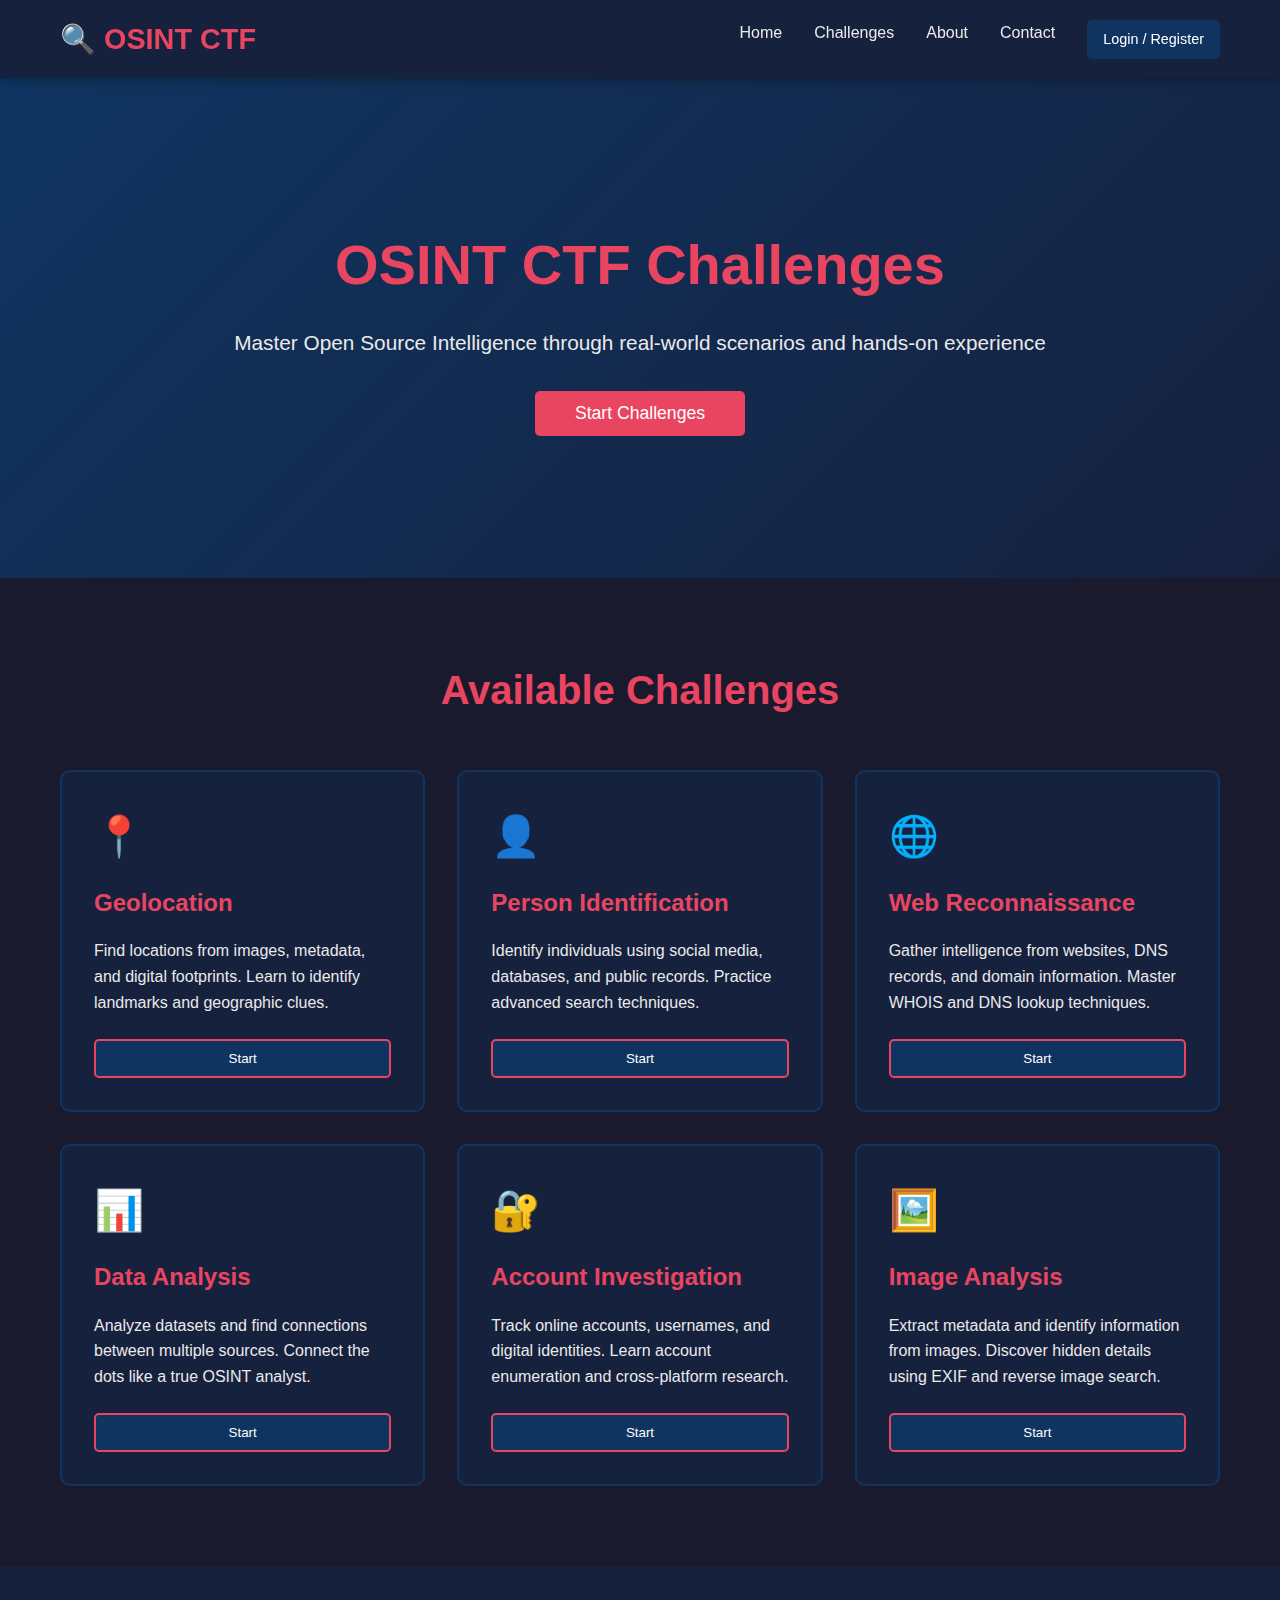
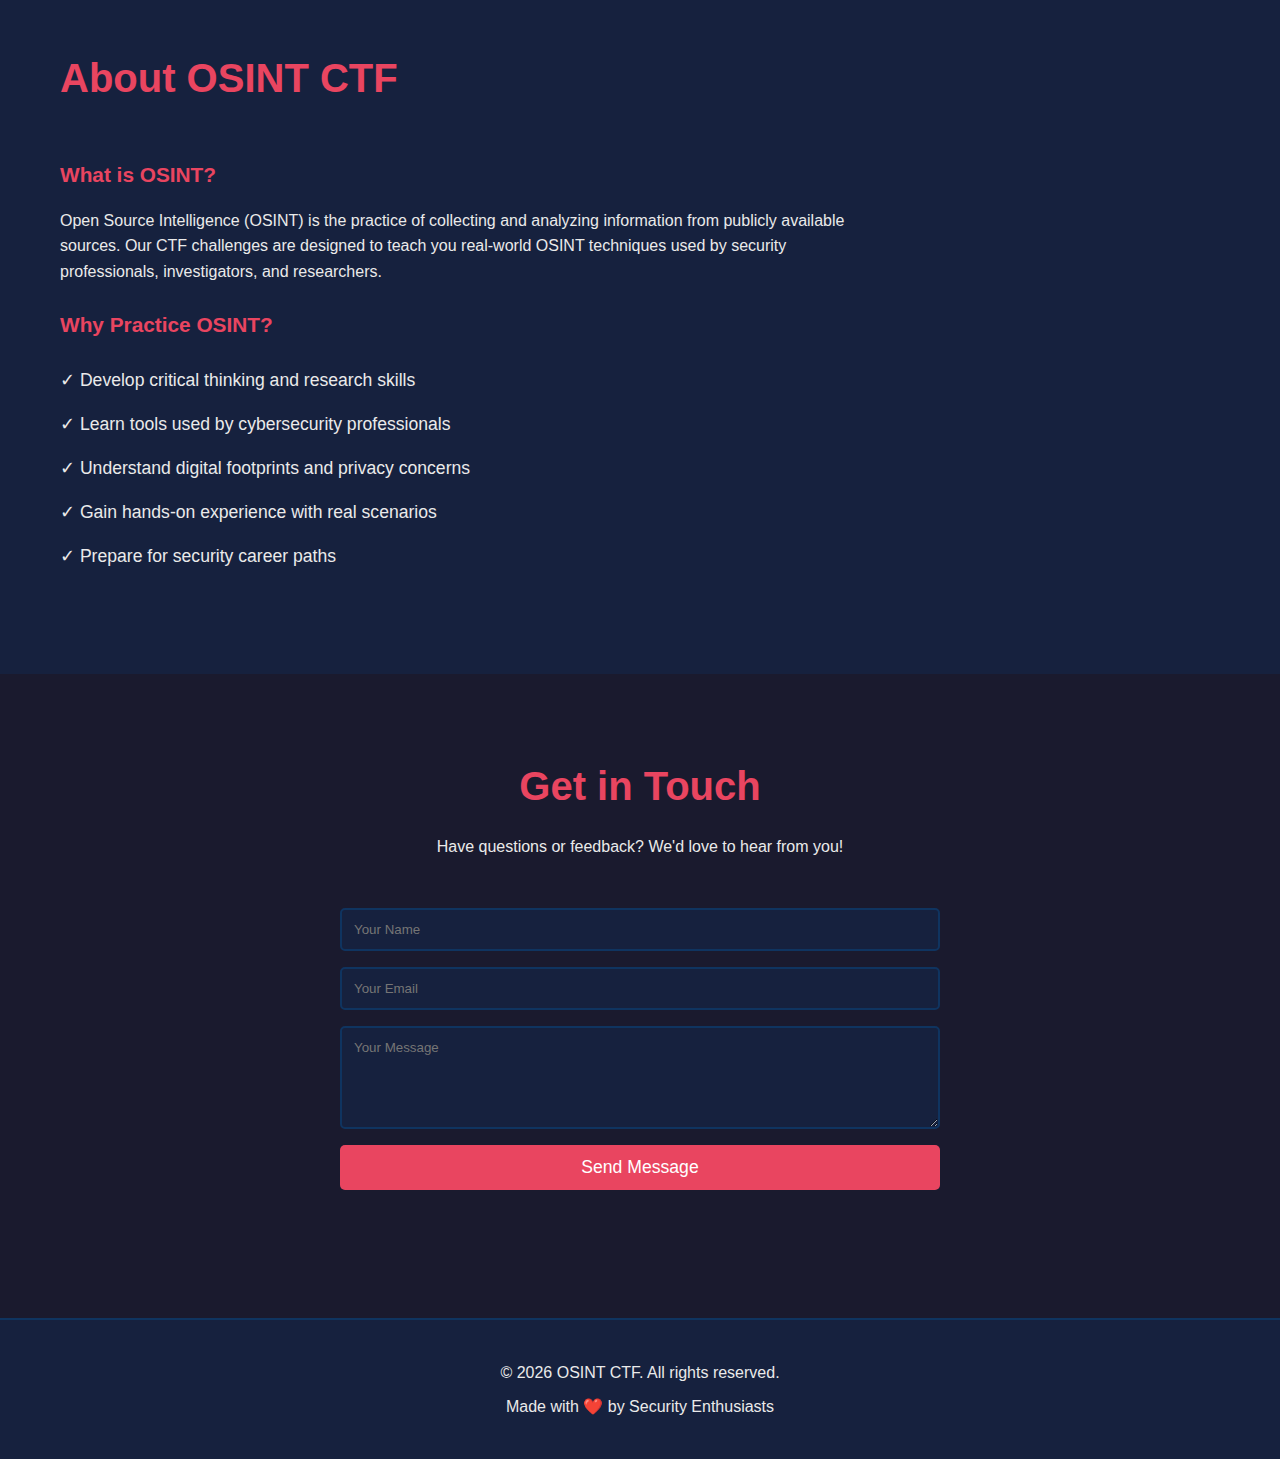
<file: index.html>
<!DOCTYPE html>
<html lang="en">
<head>
    <meta charset="UTF-8">
    <meta name="viewport" content="width=device-width, initial-scale=1.0">
    <title>OSINT CTF - Open Source Intelligence Challenges</title>
    <link rel="stylesheet" href="styles.css">
</head>
<body>
    <nav class="navbar">
        <div class="container">
            <div class="logo">🔍 OSINT CTF</div>
            <ul class="nav-links">
                <li><a href="#home">Home</a></li>
                <li><a href="#challenges">Challenges</a></li>
                <li><a href="#about">About</a></li>
                <li><a href="#contact">Contact</a></li>
                <li class="auth-nav"><a href="login.html" class="btn-login">Login / Register</a></li>
            </ul>
        </div>
    </nav>

    <header class="hero" id="home">
        <div class="container">
            <h1>OSINT CTF Challenges</h1>
            <p>Master Open Source Intelligence through real-world scenarios and hands-on experience</p>
            <button class="cta-button" onclick="scrollToSection('challenges')">Start Challenges</button>
        </div>
    </header>

    <section class="challenges" id="challenges">
        <div class="container">
            <h2>Available Challenges</h2>
            <div class="challenge-grid">
                <a href="challenges/geolocation.html" class="challenge-card">
                    <div class="challenge-icon">📍</div>
                    <h3>Geolocation</h3>
                    <p>Find locations from images, metadata, and digital footprints. Learn to identify landmarks and geographic clues.</p>
                    <button class="btn-start">Start</button>
                </a>

                <a href="challenges/identification.html" class="challenge-card">
                    <div class="challenge-icon">👤</div>
                    <h3>Person Identification</h3>
                    <p>Identify individuals using social media, databases, and public records. Practice advanced search techniques.</p>
                    <button class="btn-start">Start</button>
                </a>

                <a href="challenges/web-recon.html" class="challenge-card">
                    <div class="challenge-icon">🌐</div>
                    <h3>Web Reconnaissance</h3>
                    <p>Gather intelligence from websites, DNS records, and domain information. Master WHOIS and DNS lookup techniques.</p>
                    <button class="btn-start">Start</button>
                </a>

                <a href="challenges/data-analysis.html" class="challenge-card">
                    <div class="challenge-icon">📊</div>
                    <h3>Data Analysis</h3>
                    <p>Analyze datasets and find connections between multiple sources. Connect the dots like a true OSINT analyst.</p>
                    <button class="btn-start">Start</button>
                </a>

                <a href="challenges/accounts.html" class="challenge-card">
                    <div class="challenge-icon">🔐</div>
                    <h3>Account Investigation</h3>
                    <p>Track online accounts, usernames, and digital identities. Learn account enumeration and cross-platform research.</p>
                    <button class="btn-start">Start</button>
                </a>

                <a href="challenges/images.html" class="challenge-card">
                    <div class="challenge-icon">🖼️</div>
                    <h3>Image Analysis</h3>
                    <p>Extract metadata and identify information from images. Discover hidden details using EXIF and reverse image search.</p>
                    <button class="btn-start">Start</button>
                </a>
            </div>
        </div>
    </section>

    <section class="about" id="about">
        <div class="container">
            <h2>About OSINT CTF</h2>
            <div class="about-content">
                <div class="about-text">
                    <h3>What is OSINT?</h3>
                    <p>Open Source Intelligence (OSINT) is the practice of collecting and analyzing information from publicly available sources. Our CTF challenges are designed to teach you real-world OSINT techniques used by security professionals, investigators, and researchers.</p>
                    
                    <h3>Why Practice OSINT?</h3>
                    <ul class="benefits-list">
                        <li>✓ Develop critical thinking and research skills</li>
                        <li>✓ Learn tools used by cybersecurity professionals</li>
                        <li>✓ Understand digital footprints and privacy concerns</li>
                        <li>✓ Gain hands-on experience with real scenarios</li>
                        <li>✓ Prepare for security career paths</li>
                    </ul>
                </div>
            </div>
        </div>
    </section>

    <section class="contact" id="contact">
        <div class="container">
            <h2>Get in Touch</h2>
            <p>Have questions or feedback? We'd love to hear from you!</p>
            <form class="contact-form" onsubmit="handleContact(event)">
                <input type="text" placeholder="Your Name" required>
                <input type="email" placeholder="Your Email" required>
                <textarea placeholder="Your Message" rows="5" required></textarea>
                <button type="submit" class="btn-submit">Send Message</button>
            </form>
        </div>
    </section>

    <footer>
        <div class="container">
            <p>&copy; 2026 OSINT CTF. All rights reserved.</p>
            <p>Made with ❤️ by Security Enthusiasts</p>
        </div>
    </footer>

    <script src="auth.js"></script>
    <script src="script.js"></script>
</body>
</html>
</file>
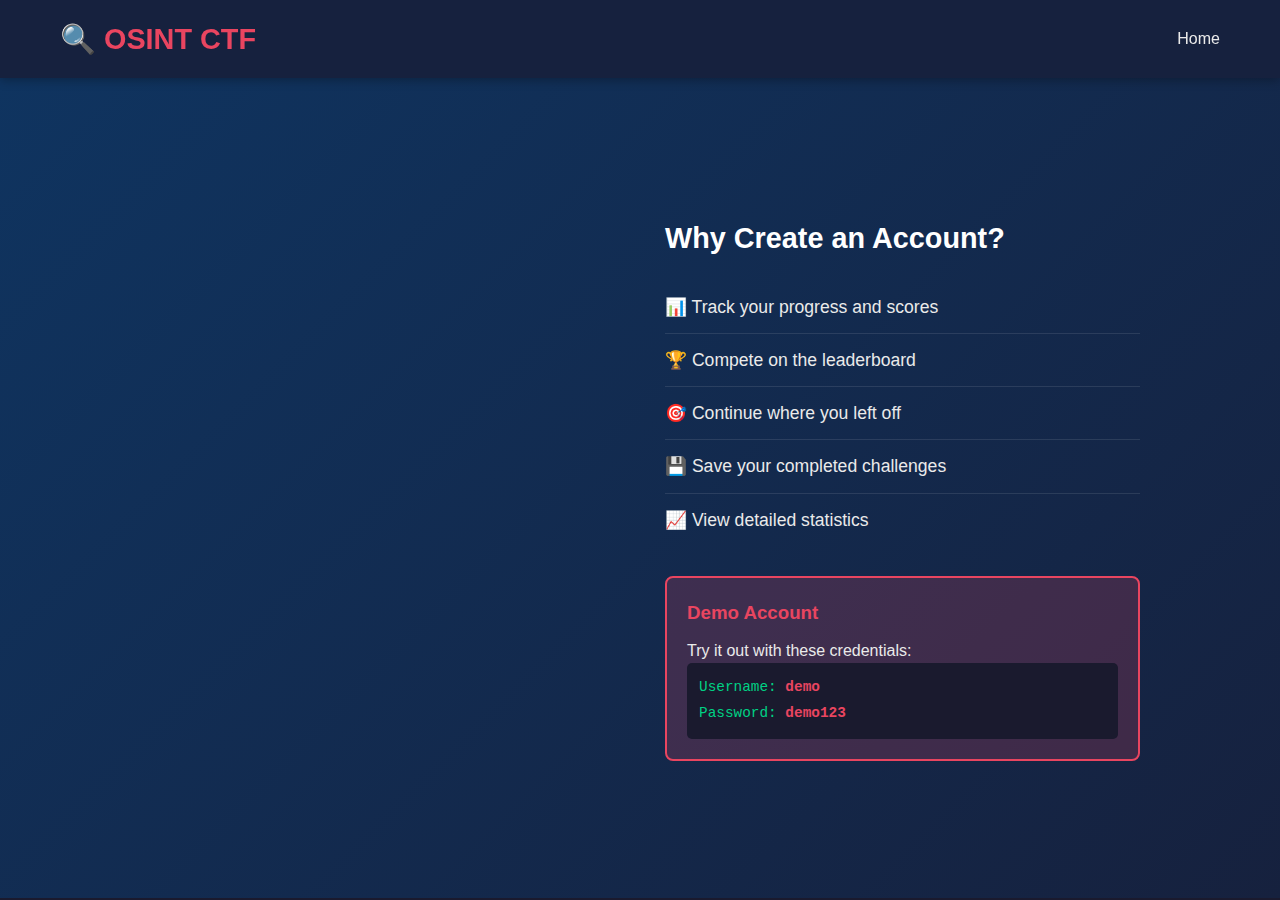
<file: dashboard.html>
<!DOCTYPE html>
<html lang="en">
<head>
    <meta charset="UTF-8">
    <meta name="viewport" content="width=device-width, initial-scale=1.0">
    <title>Dashboard - OSINT CTF</title>
    <link rel="stylesheet" href="styles.css">
    <link rel="stylesheet" href="dashboard-style.css">
</head>
<body>
    <nav class="navbar">
        <div class="container">
            <div class="logo"><a href="index.html">🔍 OSINT CTF</a></div>
            <ul class="nav-links">
                <li><a href="index.html">Home</a></li>
                <li><a href="index.html#challenges">Challenges</a></li>
                <li class="user-nav">
                    <span id="username-display" class="username"></span>
                    <button class="logout-btn" onclick="handleLogout()">Logout</button>
                </li>
            </ul>
        </div>
    </nav>

    <div class="dashboard-container">
        <div class="container">
            <!-- Header -->
            <div class="dashboard-header">
                <h1 id="welcome-text">Welcome Back!</h1>
                <p>Track your OSINT CTF progress and compete with others</p>
            </div>

            <!-- Stats Overview -->
            <div class="stats-grid">
                <div class="stat-card">
                    <h3>Total Score</h3>
                    <p class="stat-value" id="total-score">0</p>
                    <p class="stat-label">points earned</p>
                </div>
                <div class="stat-card">
                    <h3>Challenges Completed</h3>
                    <p class="stat-value" id="challenges-completed">0</p>
                    <p class="stat-label">out of 6</p>
                </div>
                <div class="stat-card">
                    <h3>Completion Rate</h3>
                    <p class="stat-value" id="completion-rate">0%</p>
                    <p class="stat-label">progress</p>
                </div>
                <div class="stat-card">
                    <h3>Leaderboard Rank</h3>
                    <p class="stat-value" id="leaderboard-rank">-</p>
                    <p class="stat-label">position</p>
                </div>
            </div>

            <!-- Progress Section -->
            <div class="dashboard-section">
                <h2>📊 Challenge Progress</h2>
                <div class="challenges-list" id="challengesList"></div>
            </div>

            <!-- Leaderboard Section -->
            <div class="dashboard-section">
                <h2>🏆 Top Players</h2>
                <div class="leaderboard-table">
                    <table>
                        <thead>
                            <tr>
                                <th>Rank</th>
                                <th>Username</th>
                                <th>Score</th>
                                <th>Challenges</th>
                            </tr>
                        </thead>
                        <tbody id="leaderboardBody"></tbody>
                    </table>
                </div>
            </div>

            <!-- Actions -->
            <div class="dashboard-actions">
                <a href="index.html#challenges" class="btn-primary">Continue Challenges</a>
                <button class="btn-secondary" onclick="handleLogout()">Logout</button>
            </div>
        </div>
    </div>

    <footer>
        <div class="container">
            <p>&copy; 2026 OSINT CTF. All rights reserved.</p>
        </div>
    </footer>

    <script src="auth.js"></script>
    <script src="dashboard.js"></script>
</body>
</html>
</file>
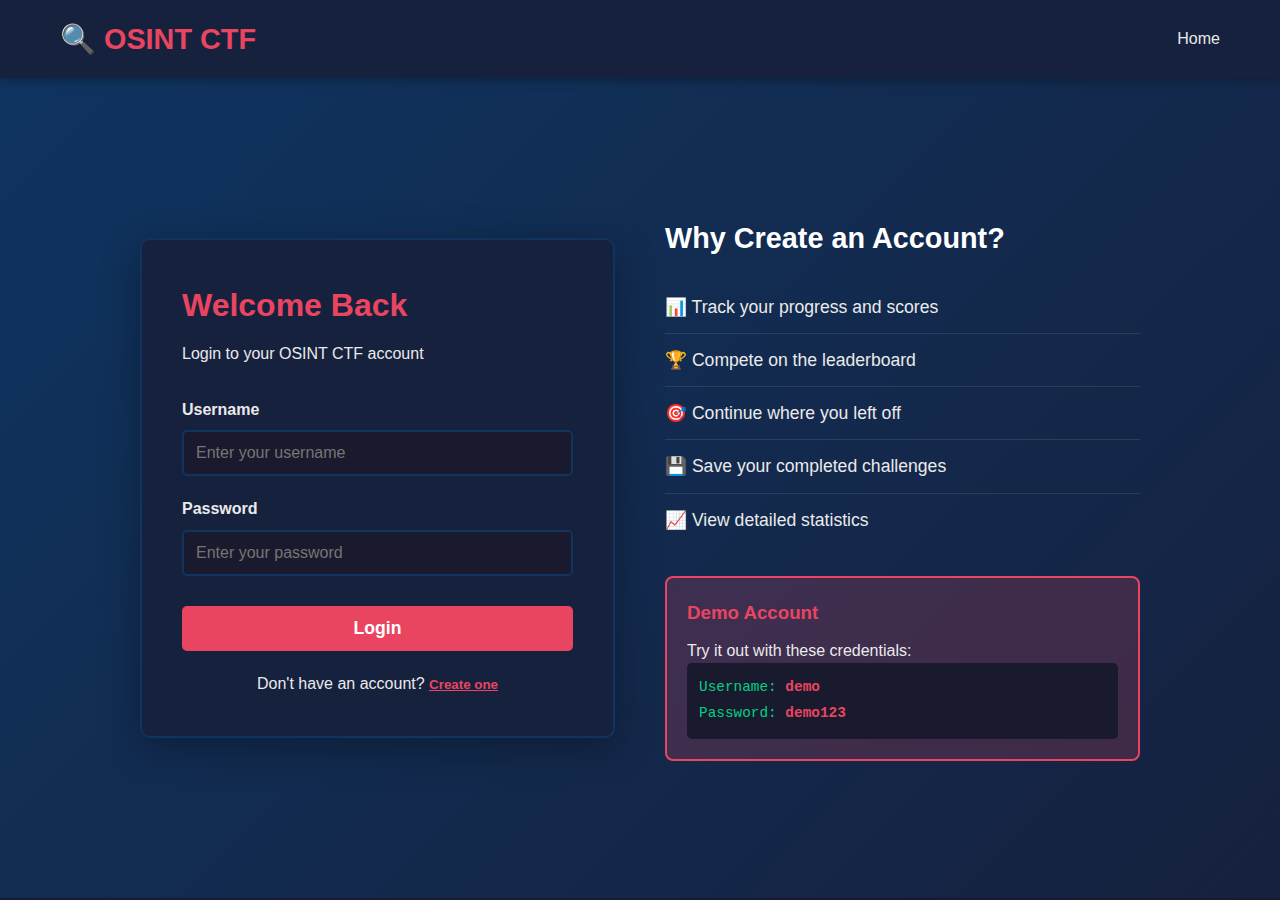
<file: login.html>
<!DOCTYPE html>
<html lang="en">
<head>
    <meta charset="UTF-8">
    <meta name="viewport" content="width=device-width, initial-scale=1.0">
    <title>Login / Register - OSINT CTF</title>
    <link rel="stylesheet" href="styles.css">
    <link rel="stylesheet" href="auth-style.css">
</head>
<body>
    <nav class="navbar">
        <div class="container">
            <div class="logo"><a href="index.html">🔍 OSINT CTF</a></div>
            <ul class="nav-links">
                <li><a href="index.html">Home</a></li>
            </ul>
        </div>
    </nav>

    <div class="auth-container">
        <div class="auth-wrapper">
            <div class="auth-form-container">
                <!-- Login Form -->
                <div class="auth-form" id="loginForm">
                    <h1>Welcome Back</h1>
                    <p class="subtitle">Login to your OSINT CTF account</p>
                    
                    <form onsubmit="handleLogin(event)">
                        <div class="form-group">
                            <label for="login-username">Username</label>
                            <input type="text" id="login-username" placeholder="Enter your username" required>
                        </div>
                        <div class="form-group">
                            <label for="login-password">Password</label>
                            <input type="password" id="login-password" placeholder="Enter your password" required>
                        </div>
                        <button type="submit" class="submit-btn">Login</button>
                    </form>

                    <div id="login-feedback" class="feedback"></div>

                    <p class="toggle-text">
                        Don't have an account? 
                        <button type="button" class="toggle-btn" onclick="toggleForm()">Create one</button>
                    </p>
                </div>

                <!-- Register Form -->
                <div class="auth-form hidden" id="registerForm">
                    <h1>Create Account</h1>
                    <p class="subtitle">Join the OSINT CTF community</p>
                    
                    <form onsubmit="handleRegister(event)">
                        <div class="form-group">
                            <label for="register-username">Username</label>
                            <input type="text" id="register-username" placeholder="Choose a username" required>
                        </div>
                        <div class="form-group">
                            <label for="register-email">Email</label>
                            <input type="email" id="register-email" placeholder="Enter your email" required>
                        </div>
                        <div class="form-group">
                            <label for="register-password">Password</label>
                            <input type="password" id="register-password" placeholder="At least 6 characters" required>
                        </div>
                        <div class="form-group">
                            <label for="register-confirm">Confirm Password</label>
                            <input type="password" id="register-confirm" placeholder="Confirm your password" required>
                        </div>
                        <button type="submit" class="submit-btn">Create Account</button>
                    </form>

                    <div id="register-feedback" class="feedback"></div>

                    <p class="toggle-text">
                        Already have an account? 
                        <button type="button" class="toggle-btn" onclick="toggleForm()">Login here</button>
                    </p>
                </div>
            </div>

            <div class="auth-info">
                <h2>Why Create an Account?</h2>
                <ul class="benefits">
                    <li>📊 Track your progress and scores</li>
                    <li>🏆 Compete on the leaderboard</li>
                    <li>🎯 Continue where you left off</li>
                    <li>💾 Save your completed challenges</li>
                    <li>📈 View detailed statistics</li>
                </ul>

                <div class="demo-info">
                    <h3>Demo Account</h3>
                    <p>Try it out with these credentials:</p>
                    <code>
                        Username: <strong>demo</strong><br>
                        Password: <strong>demo123</strong>
                    </code>
                </div>
            </div>
        </div>
    </div>

    <script src="auth.js"></script>
    <script src="auth-page.js"></script>
</body>
</html>
</file>
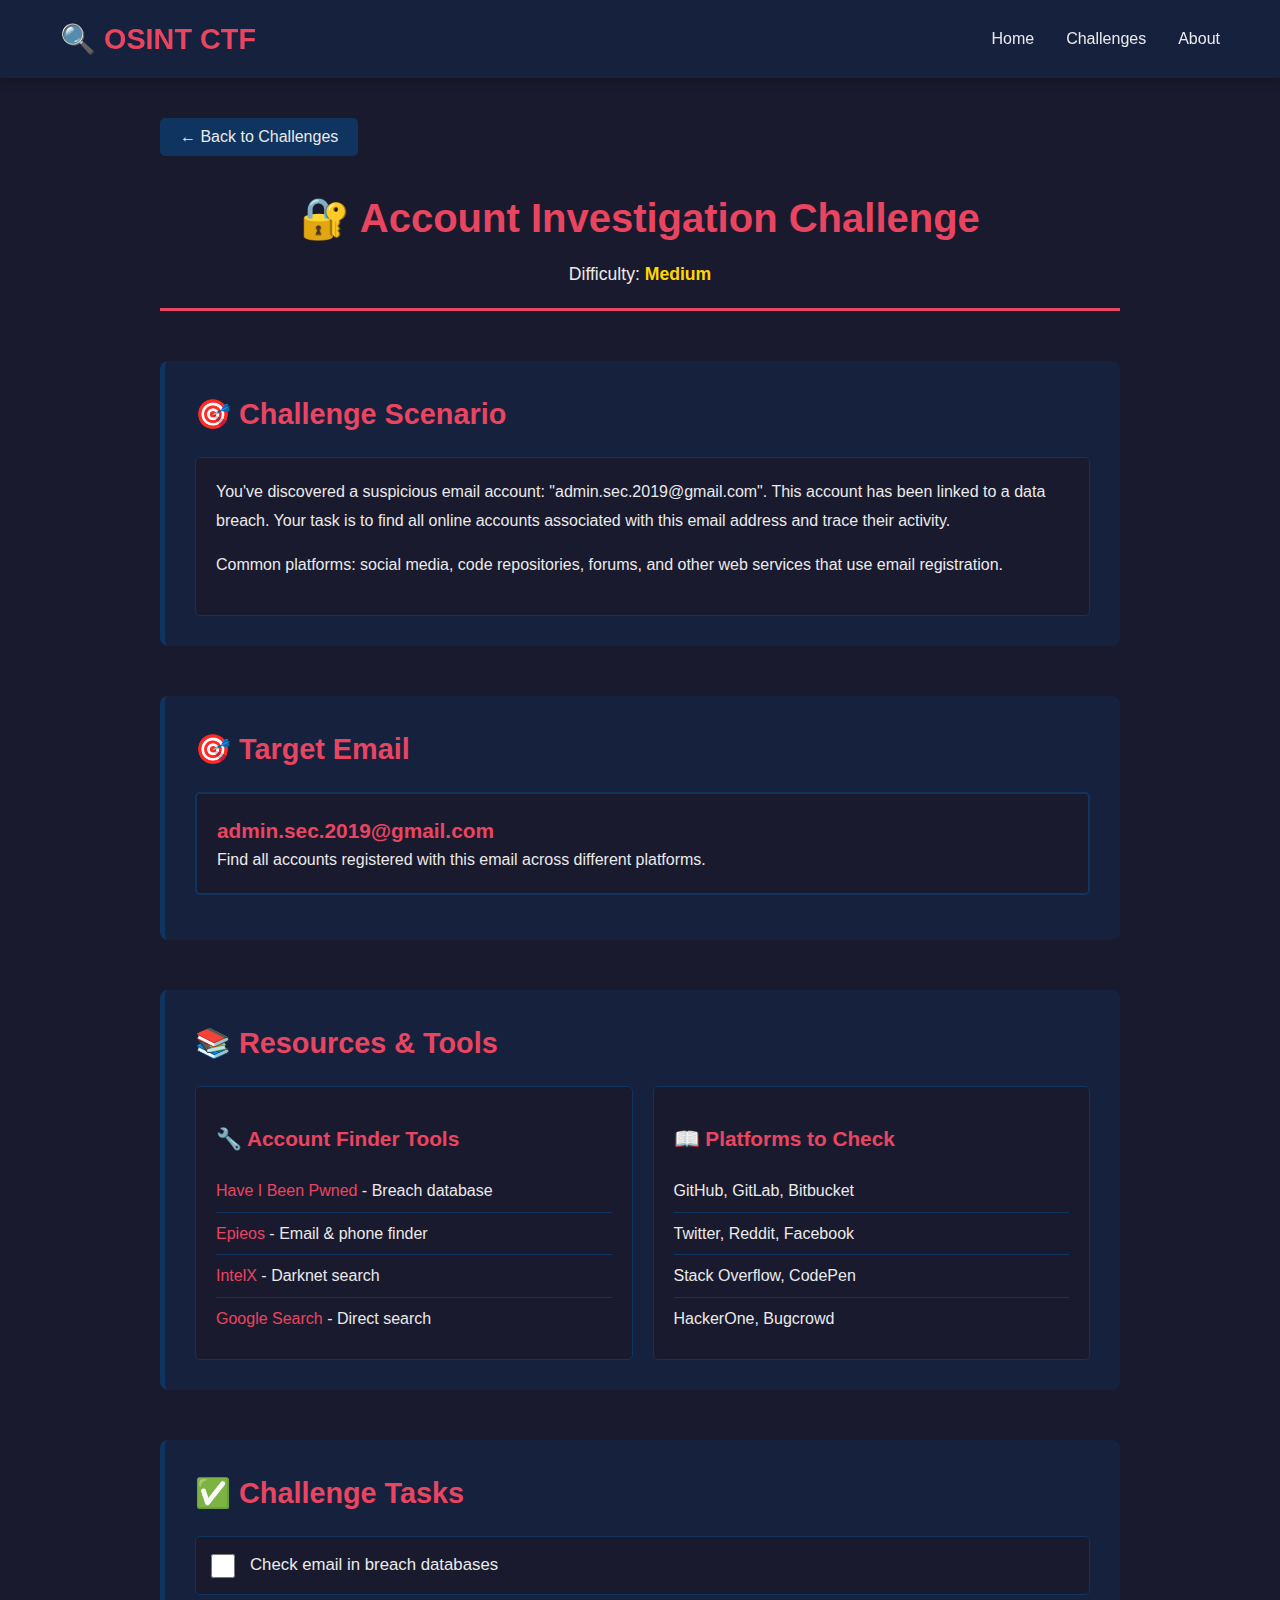
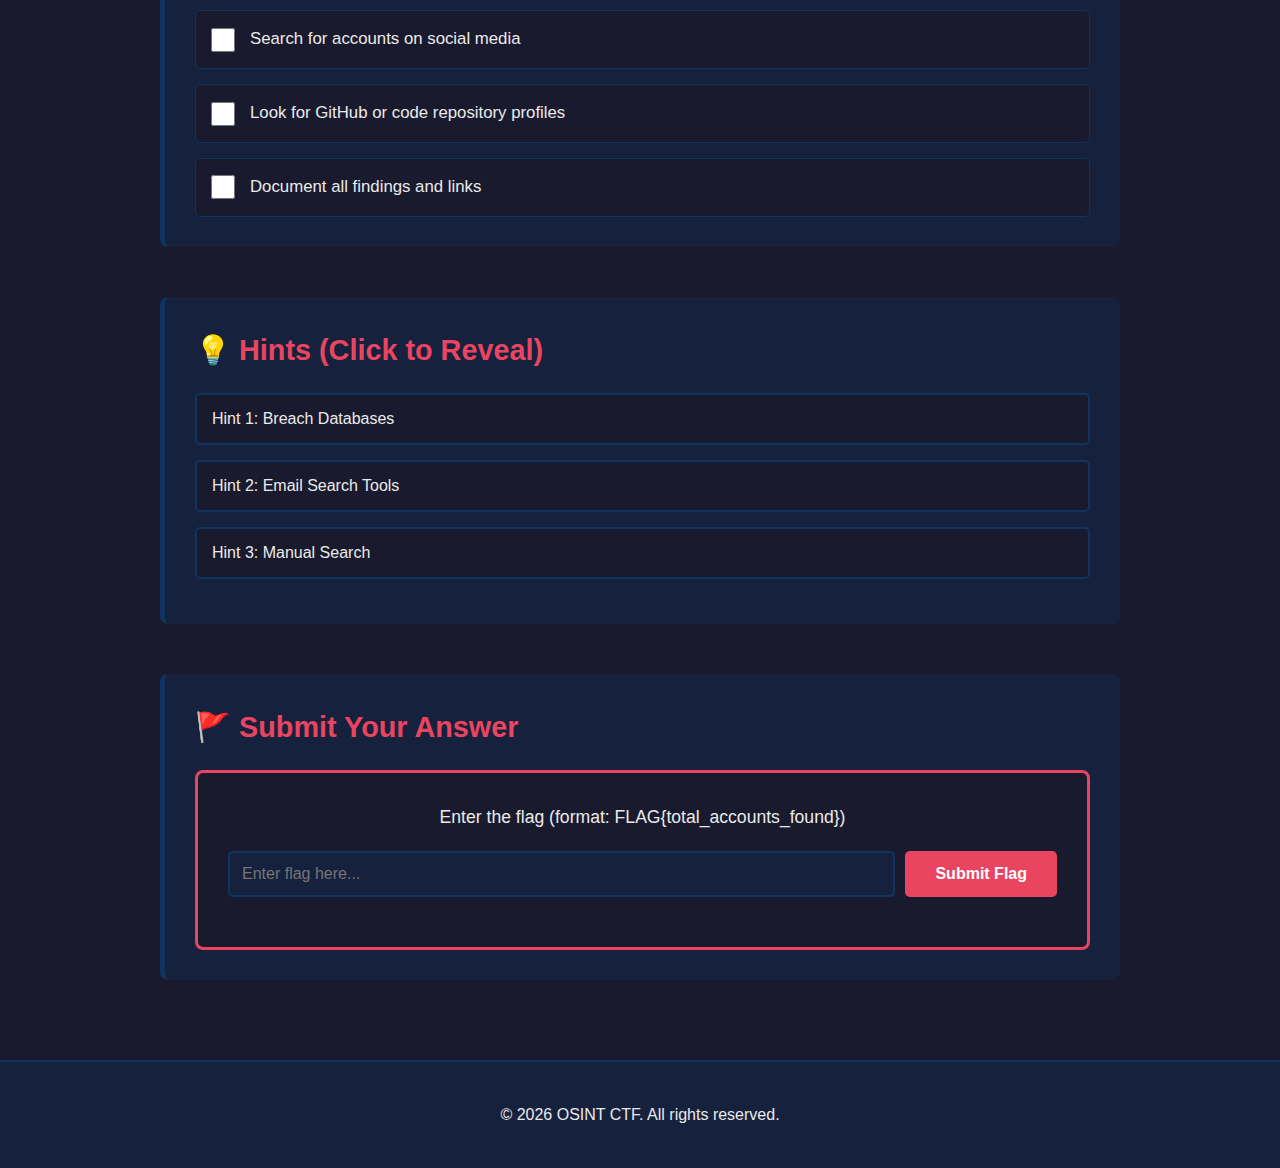
<file: challenges/accounts.html>
<!DOCTYPE html>
<html lang="en">
<head>
    <meta charset="UTF-8">
    <meta name="viewport" content="width=device-width, initial-scale=1.0">
    <title>Account Investigation Challenge - OSINT CTF</title>
    <link rel="stylesheet" href="../styles.css">
    <link rel="stylesheet" href="challenge-style.css">
</head>
<body>
    <nav class="navbar">
        <div class="container">
            <div class="logo">🔍 OSINT CTF</div>
            <ul class="nav-links">
                <li><a href="../index.html">Home</a></li>
                <li><a href="../index.html#challenges">Challenges</a></li>
                <li><a href="../index.html#about">About</a></li>
            </ul>
        </div>
    </nav>

    <div class="challenge-container">
        <button class="back-btn" onclick="goBack()">&larr; Back to Challenges</button>

        <div class="challenge-header">
            <h1>🔐 Account Investigation Challenge</h1>
            <p class="difficulty">Difficulty: <span class="medium">Medium</span></p>
        </div>

        <div class="challenge-content">
            <!-- Challenge Scenario -->
            <section class="challenge-section scenario">
                <h2>🎯 Challenge Scenario</h2>
                <div class="scenario-box">
                    <p>You've discovered a suspicious email account: "admin.sec.2019@gmail.com". This account has been linked to a data breach. Your task is to find all online accounts associated with this email address and trace their activity.</p>
                    <p>Common platforms: social media, code repositories, forums, and other web services that use email registration.</p>
                </div>
            </section>

            <!-- Target Information -->
            <section class="challenge-section">
                <h2>🎯 Target Email</h2>
                <div class="info-box">
                    <p style="font-size: 1.3rem; font-weight: bold; color: #e94560;">admin.sec.2019@gmail.com</p>
                    <p>Find all accounts registered with this email across different platforms.</p>
                </div>
            </section>

            <!-- Resources -->
            <section class="challenge-section resources">
                <h2>📚 Resources & Tools</h2>
                <div class="resource-grid">
                    <div class="resource-card">
                        <h3>🔧 Account Finder Tools</h3>
                        <ul>
                            <li><a href="https://haveibeenpwned.com/" target="_blank">Have I Been Pwned</a> - Breach database</li>
                            <li><a href="https://epieos.com/" target="_blank">Epieos</a> - Email & phone finder</li>
                            <li><a href="https://intelx.io/" target="_blank">IntelX</a> - Darknet search</li>
                            <li><a href="https://www.google.com" target="_blank">Google Search</a> - Direct search</li>
                        </ul>
                    </div>
                    <div class="resource-card">
                        <h3>📖 Platforms to Check</h3>
                        <ul>
                            <li>GitHub, GitLab, Bitbucket</li>
                            <li>Twitter, Reddit, Facebook</li>
                            <li>Stack Overflow, CodePen</li>
                            <li>HackerOne, Bugcrowd</li>
                        </ul>
                    </div>
                </div>
            </section>

            <!-- Challenge Tasks -->
            <section class="challenge-section tasks">
                <h2>✅ Challenge Tasks</h2>
                <div class="tasks-list">
                    <div class="task">
                        <input type="checkbox" id="task1">
                        <label for="task1">Check email in breach databases</label>
                    </div>
                    <div class="task">
                        <input type="checkbox" id="task2">
                        <label for="task2">Search for accounts on social media</label>
                    </div>
                    <div class="task">
                        <input type="checkbox" id="task3">
                        <label for="task3">Look for GitHub or code repository profiles</label>
                    </div>
                    <div class="task">
                        <input type="checkbox" id="task4">
                        <label for="task4">Document all findings and links</label>
                    </div>
                </div>
            </section>

            <!-- Hints -->
            <section class="challenge-section hints">
                <h2>💡 Hints (Click to Reveal)</h2>
                <div class="hint-item">
                    <button class="hint-toggle" onclick="toggleHint(this)">Hint 1: Breach Databases</button>
                    <div class="hint-content" style="display:none;">
                        <p>Start with haveibeenpwned.com - enter the email address to see if it appears in any known data breaches. This often reveals which platforms the account was registered on.</p>
                    </div>
                </div>
                <div class="hint-item">
                    <button class="hint-toggle" onclick="toggleHint(this)">Hint 2: Email Search Tools</button>
                    <div class="hint-content" style="display:none;">
                        <p>Tools like Epieos can search for this email across multiple platforms simultaneously. They also sometimes reveal phone numbers and additional connected accounts automatically.</p>
                    </div>
                </div>
                <div class="hint-item">
                    <button class="hint-toggle" onclick="toggleHint(this)">Hint 3: Manual Search</button>
                    <div class="hint-content" style="display:none;">
                        <p>Try searching the email directly on Google and GitHub. Google will sometimes show cached pages mentioning the email. GitHub has a built-in user search feature.</p>
                    </div>
                </div>
            </section>

            <!-- Flag Submission -->
            <section class="challenge-section submission">
                <h2>🚩 Submit Your Answer</h2>
                <div class="flag-box">
                    <p>Enter the flag (format: FLAG{total_accounts_found})</p>
                    <div class="input-group">
                        <input type="text" id="flagInput" placeholder="Enter flag here..." maxlength="100">
                        <button class="submit-btn" onclick="submitFlag()">Submit Flag</button>
                    </div>
                    <div id="feedback" class="feedback"></div>
                </div>
            </section>
        </div>
    </div>

    <footer>
        <div class="container">
            <p>&copy; 2026 OSINT CTF. All rights reserved.</p>
        </div>
    </footer>

    <script src="../auth.js"></script>
    <script src="challenge-script.js"></script>
</body>
</html>
</file>
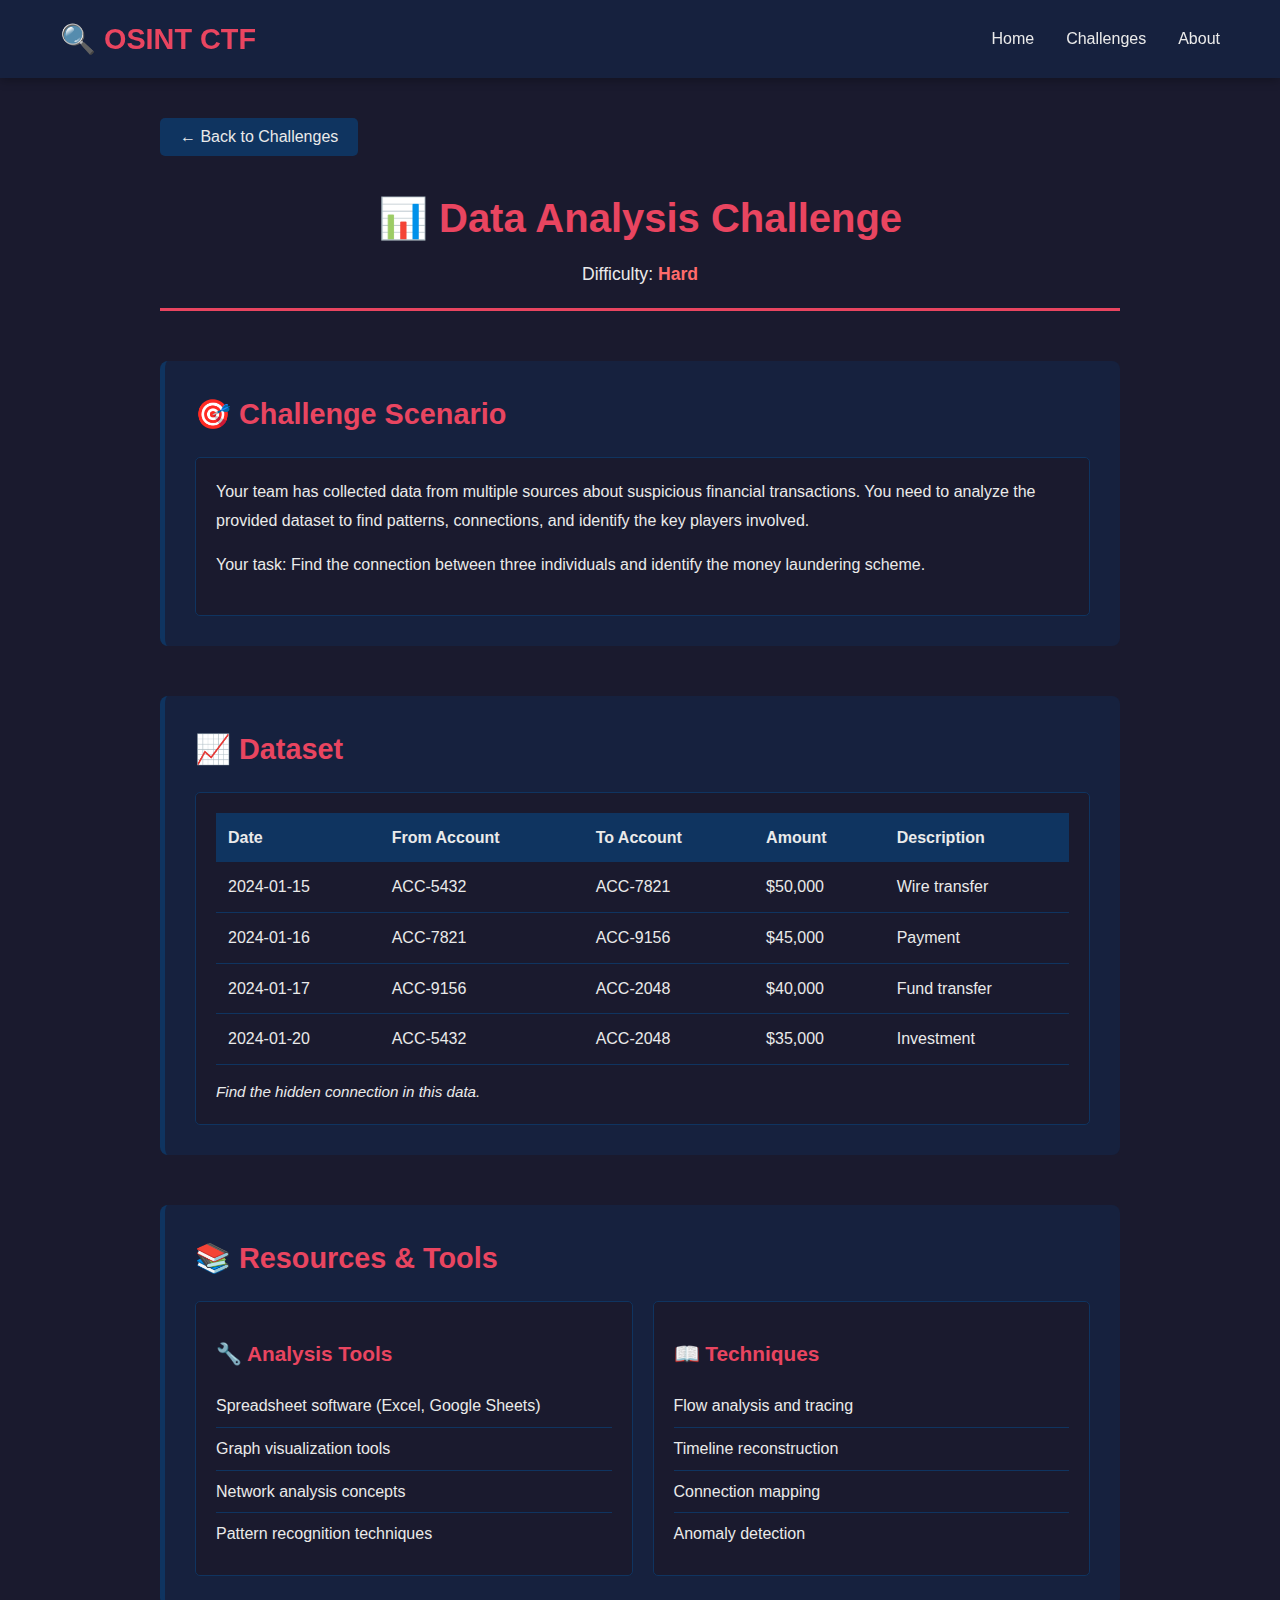
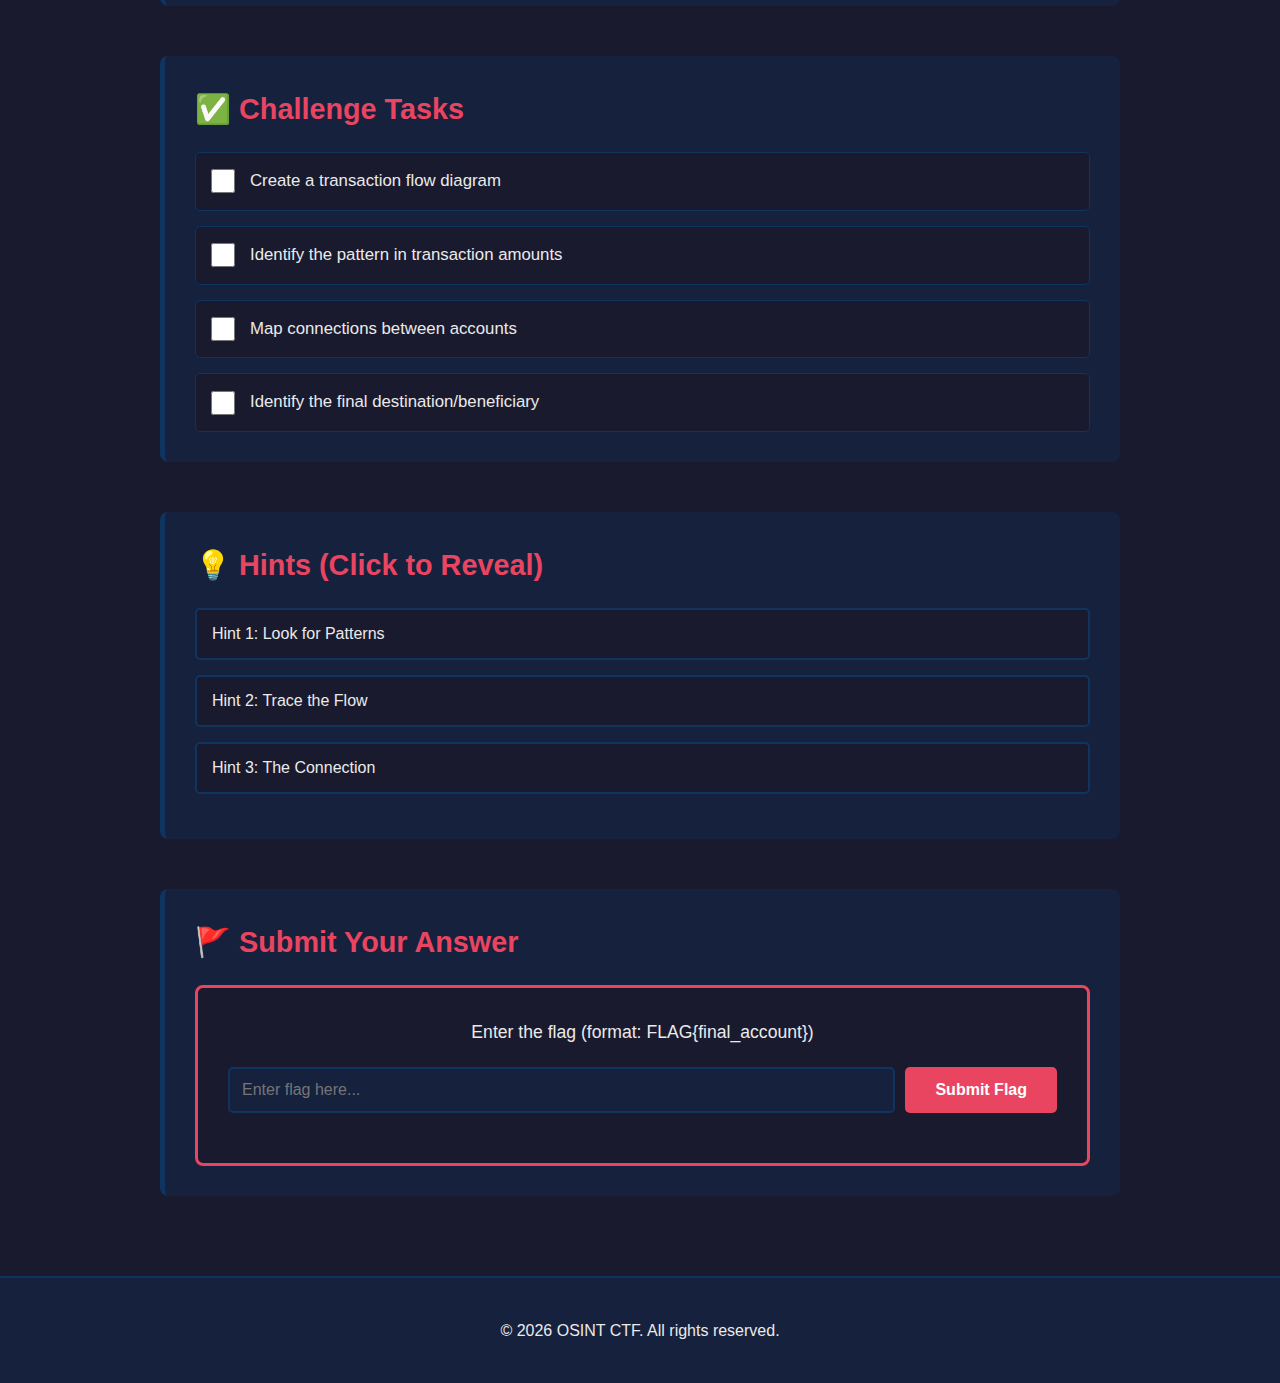
<file: challenges/data-analysis.html>
<!DOCTYPE html>
<html lang="en">
<head>
    <meta charset="UTF-8">
    <meta name="viewport" content="width=device-width, initial-scale=1.0">
    <title>Data Analysis Challenge - OSINT CTF</title>
    <link rel="stylesheet" href="../styles.css">
    <link rel="stylesheet" href="challenge-style.css">
</head>
<body>
    <nav class="navbar">
        <div class="container">
            <div class="logo">🔍 OSINT CTF</div>
            <ul class="nav-links">
                <li><a href="../index.html">Home</a></li>
                <li><a href="../index.html#challenges">Challenges</a></li>
                <li><a href="../index.html#about">About</a></li>
            </ul>
        </div>
    </nav>

    <div class="challenge-container">
        <button class="back-btn" onclick="goBack()">&larr; Back to Challenges</button>

        <div class="challenge-header">
            <h1>📊 Data Analysis Challenge</h1>
            <p class="difficulty">Difficulty: <span class="hard">Hard</span></p>
        </div>

        <div class="challenge-content">
            <!-- Challenge Scenario -->
            <section class="challenge-section scenario">
                <h2>🎯 Challenge Scenario</h2>
                <div class="scenario-box">
                    <p>Your team has collected data from multiple sources about suspicious financial transactions. You need to analyze the provided dataset to find patterns, connections, and identify the key players involved.</p>
                    <p>Your task: Find the connection between three individuals and identify the money laundering scheme.</p>
                </div>
            </section>

            <!-- Dataset -->
            <section class="challenge-section">
                <h2>📈 Dataset</h2>
                <div class="dataset-box">
                    <table class="data-table">
                        <thead>
                            <tr>
                                <th>Date</th>
                                <th>From Account</th>
                                <th>To Account</th>
                                <th>Amount</th>
                                <th>Description</th>
                            </tr>
                        </thead>
                        <tbody>
                            <tr>
                                <td>2024-01-15</td>
                                <td>ACC-5432</td>
                                <td>ACC-7821</td>
                                <td>$50,000</td>
                                <td>Wire transfer</td>
                            </tr>
                            <tr>
                                <td>2024-01-16</td>
                                <td>ACC-7821</td>
                                <td>ACC-9156</td>
                                <td>$45,000</td>
                                <td>Payment</td>
                            </tr>
                            <tr>
                                <td>2024-01-17</td>
                                <td>ACC-9156</td>
                                <td>ACC-2048</td>
                                <td>$40,000</td>
                                <td>Fund transfer</td>
                            </tr>
                            <tr>
                                <td>2024-01-20</td>
                                <td>ACC-5432</td>
                                <td>ACC-2048</td>
                                <td>$35,000</td>
                                <td>Investment</td>
                            </tr>
                        </tbody>
                    </table>
                    <p class="data-note">Find the hidden connection in this data.</p>
                </div>
            </section>

            <!-- Resources -->
            <section class="challenge-section resources">
                <h2>📚 Resources & Tools</h2>
                <div class="resource-grid">
                    <div class="resource-card">
                        <h3>🔧 Analysis Tools</h3>
                        <ul>
                            <li>Spreadsheet software (Excel, Google Sheets)</li>
                            <li>Graph visualization tools</li>
                            <li>Network analysis concepts</li>
                            <li>Pattern recognition techniques</li>
                        </ul>
                    </div>
                    <div class="resource-card">
                        <h3>📖 Techniques</h3>
                        <ul>
                            <li>Flow analysis and tracing</li>
                            <li>Timeline reconstruction</li>
                            <li>Connection mapping</li>
                            <li>Anomaly detection</li>
                        </ul>
                    </div>
                </div>
            </section>

            <!-- Challenge Tasks -->
            <section class="challenge-section tasks">
                <h2>✅ Challenge Tasks</h2>
                <div class="tasks-list">
                    <div class="task">
                        <input type="checkbox" id="task1">
                        <label for="task1">Create a transaction flow diagram</label>
                    </div>
                    <div class="task">
                        <input type="checkbox" id="task2">
                        <label for="task2">Identify the pattern in transaction amounts</label>
                    </div>
                    <div class="task">
                        <input type="checkbox" id="task3">
                        <label for="task3">Map connections between accounts</label>
                    </div>
                    <div class="task">
                        <input type="checkbox" id="task4">
                        <label for="task4">Identify the final destination/beneficiary</label>
                    </div>
                </div>
            </section>

            <!-- Hints -->
            <section class="challenge-section hints">
                <h2>💡 Hints (Click to Reveal)</h2>
                <div class="hint-item">
                    <button class="hint-toggle" onclick="toggleHint(this)">Hint 1: Look for Patterns</button>
                    <div class="hint-content" style="display:none;">
                        <p>The amounts are decreasing—notice each transfer gets smaller by $5,000. This is a common pattern in money laundering to obscure the original amount.</p>
                    </div>
                </div>
                <div class="hint-item">
                    <button class="hint-toggle" onclick="toggleHint(this)">Hint 2: Trace the Flow</button>
                    <div class="hint-content" style="display:none;">
                        <p>Follow the money: ACC-5432 is the source. It flows through intermediary accounts (ACC-7821, ACC-9156) and eventually reaches ACC-2048. The question is: what's special about the intermediaries?</p>
                    </div>
                </div>
                <div class="hint-item">
                    <button class="hint-toggle" onclick="toggleHint(this)">Hint 3: The Connection</button>
                    <div class="hint-content" style="display:none;">
                        <p>Look at the account numbers. They might reveal something if you convert them or look at the digits. Also note ACC-2048 receives money directly from both ACC-5432 and ACC-9156—it's the final destination.</p>
                    </div>
                </div>
            </section>

            <!-- Flag Submission -->
            <section class="challenge-section submission">
                <h2>🚩 Submit Your Answer</h2>
                <div class="flag-box">
                    <p>Enter the flag (format: FLAG{final_account})</p>
                    <div class="input-group">
                        <input type="text" id="flagInput" placeholder="Enter flag here..." maxlength="100">
                        <button class="submit-btn" onclick="submitFlag()">Submit Flag</button>
                    </div>
                    <div id="feedback" class="feedback"></div>
                </div>
            </section>
        </div>
    </div>

    <footer>
        <div class="container">
            <p>&copy; 2026 OSINT CTF. All rights reserved.</p>
        </div>
    </footer>

    <script src="../auth.js"></script>
    <script src="challenge-script.js"></script>
</body>
</html>
</file>
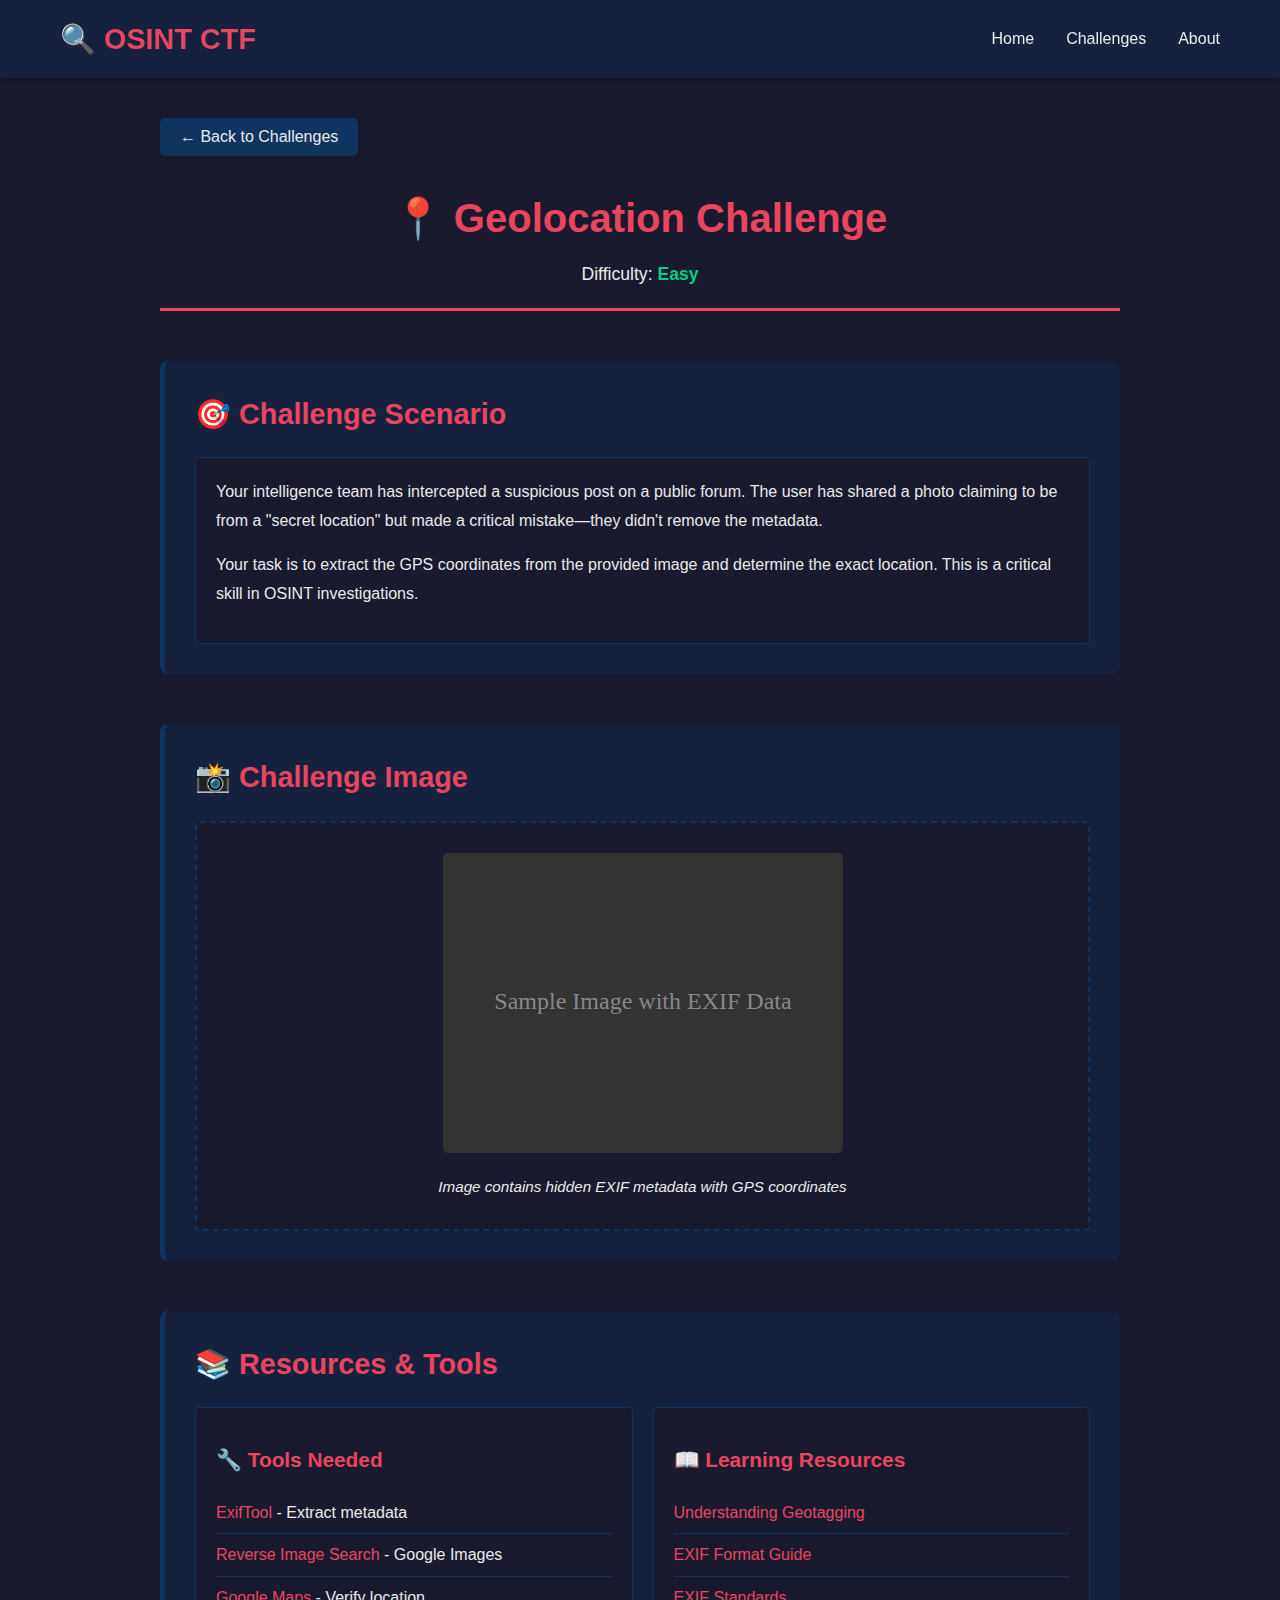
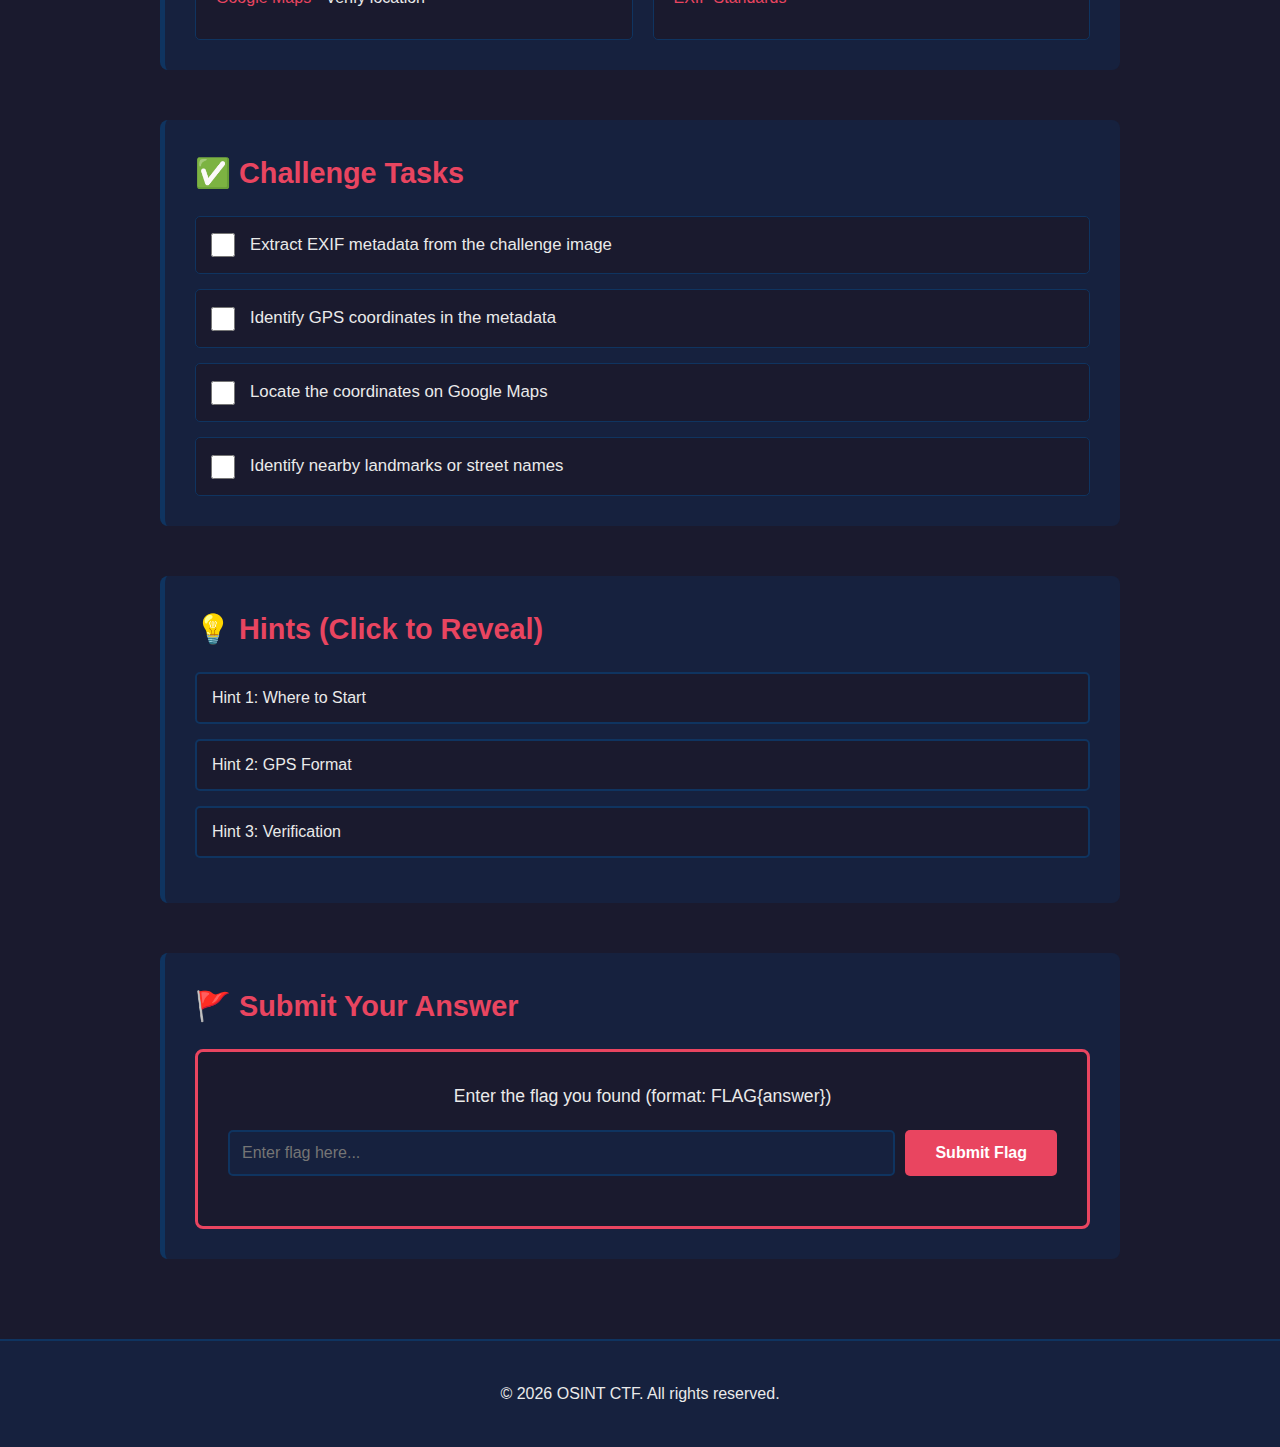
<file: challenges/geolocation.html>
<!DOCTYPE html>
<html lang="en">
<head>
    <meta charset="UTF-8">
    <meta name="viewport" content="width=device-width, initial-scale=1.0">
    <title>Geolocation Challenge - OSINT CTF</title>
    <link rel="stylesheet" href="../styles.css">
    <link rel="stylesheet" href="challenge-style.css">
</head>
<body>
    <nav class="navbar">
        <div class="container">
            <div class="logo">🔍 OSINT CTF</div>
            <ul class="nav-links">
                <li><a href="../index.html">Home</a></li>
                <li><a href="../index.html#challenges">Challenges</a></li>
                <li><a href="../index.html#about">About</a></li>
            </ul>
        </div>
    </nav>

    <div class="challenge-container">
        <button class="back-btn" onclick="goBack()">&larr; Back to Challenges</button>

        <div class="challenge-header">
            <h1>📍 Geolocation Challenge</h1>
            <p class="difficulty">Difficulty: <span class="easy">Easy</span></p>
        </div>

        <div class="challenge-content">
            <!-- Challenge Scenario -->
            <section class="challenge-section scenario">
                <h2>🎯 Challenge Scenario</h2>
                <div class="scenario-box">
                    <p>Your intelligence team has intercepted a suspicious post on a public forum. The user has shared a photo claiming to be from a "secret location" but made a critical mistake—they didn't remove the metadata.</p>
                    <p>Your task is to extract the GPS coordinates from the provided image and determine the exact location. This is a critical skill in OSINT investigations.</p>
                </div>
            </section>

            <!-- Challenge Image -->
            <section class="challenge-section">
                <h2>📸 Challenge Image</h2>
                <div class="image-box">
                    <img src="data:image/svg+xml,%3Csvg xmlns='http://www.w3.org/2000/svg' width='400' height='300'%3E%3Crect fill='%23333' width='400' height='300'/%3E%3Ctext x='50%25' y='50%25' font-size='24' fill='%23888' text-anchor='middle' dominant-baseline='middle'%3ESample Image with EXIF Data%3C/text%3E%3C/svg%3E" alt="Challenge Image">
                    <p class="img-note">Image contains hidden EXIF metadata with GPS coordinates</p>
                </div>
            </section>

            <!-- Resources -->
            <section class="challenge-section resources">
                <h2>📚 Resources & Tools</h2>
                <div class="resource-grid">
                    <div class="resource-card">
                        <h3>🔧 Tools Needed</h3>
                        <ul>
                            <li><a href="https://exiftool.org/" target="_blank">ExifTool</a> - Extract metadata</li>
                            <li><a href="https://www.reverseimagesearch.com/" target="_blank">Reverse Image Search</a> - Google Images</li>
                            <li><a href="https://www.google.com/maps" target="_blank">Google Maps</a> - Verify location</li>
                        </ul>
                    </div>
                    <div class="resource-card">
                        <h3>📖 Learning Resources</h3>
                        <ul>
                            <li><a href="https://en.wikipedia.org/wiki/Geotagging" target="_blank">Understanding Geotagging</a></li>
                            <li><a href="https://en.wikipedia.org/wiki/Exchangeable_image_file_format" target="_blank">EXIF Format Guide</a></li>
                            <li><a href="https://www.exif.org/" target="_blank">EXIF Standards</a></li>
                        </ul>
                    </div>
                </div>
            </section>

            <!-- Challenge Tasks -->
            <section class="challenge-section tasks">
                <h2>✅ Challenge Tasks</h2>
                <div class="tasks-list">
                    <div class="task">
                        <input type="checkbox" id="task1">
                        <label for="task1">Extract EXIF metadata from the challenge image</label>
                    </div>
                    <div class="task">
                        <input type="checkbox" id="task2">
                        <label for="task2">Identify GPS coordinates in the metadata</label>
                    </div>
                    <div class="task">
                        <input type="checkbox" id="task3">
                        <label for="task3">Locate the coordinates on Google Maps</label>
                    </div>
                    <div class="task">
                        <input type="checkbox" id="task4">
                        <label for="task4">Identify nearby landmarks or street names</label>
                    </div>
                </div>
            </section>

            <!-- Hints -->
            <section class="challenge-section hints">
                <h2>💡 Hints (Click to Reveal)</h2>
                <div class="hint-item">
                    <button class="hint-toggle" onclick="toggleHint(this)">Hint 1: Where to Start</button>
                    <div class="hint-content" style="display:none;">
                        <p>Start by using an online EXIF viewer or the exiftool command-line tool. Many online tools can read metadata without needing to install software. Try searching "online EXIF viewer" in Google.</p>
                    </div>
                </div>
                <div class="hint-item">
                    <button class="hint-toggle" onclick="toggleHint(this)">Hint 2: GPS Format</button>
                    <div class="hint-content" style="display:none;">
                        <p>GPS coordinates are typically stored as latitude and longitude. Look for fields like "GPSLatitude" and "GPSLongitude" in the EXIF data. The format is usually degrees, minutes, seconds.</p>
                    </div>
                </div>
                <div class="hint-item">
                    <button class="hint-toggle" onclick="toggleHint(this)">Hint 3: Verification</button>
                    <div class="hint-content" style="display:none;">
                        <p>Once you have coordinates, paste them into Google Maps search bar. If the location seems random or suspicious, you might have the coordinates backwards (latitude/longitude swap).</p>
                    </div>
                </div>
            </section>

            <!-- Flag Submission -->
            <section class="challenge-section submission">
                <h2>🚩 Submit Your Answer</h2>
                <div class="flag-box">
                    <p>Enter the flag you found (format: FLAG{answer})</p>
                    <div class="input-group">
                        <input type="text" id="flagInput" placeholder="Enter flag here..." maxlength="100">
                        <button class="submit-btn" onclick="submitFlag()">Submit Flag</button>
                    </div>
                    <div id="feedback" class="feedback"></div>
                </div>
            </section>
        </div>
    </div>

    <footer>
        <div class="container">
            <p>&copy; 2026 OSINT CTF. All rights reserved.</p>
        </div>
    </footer>

    <script src="../auth.js"></script>
    <script src="challenge-script.js"></script>
</body>
</html>
</file>
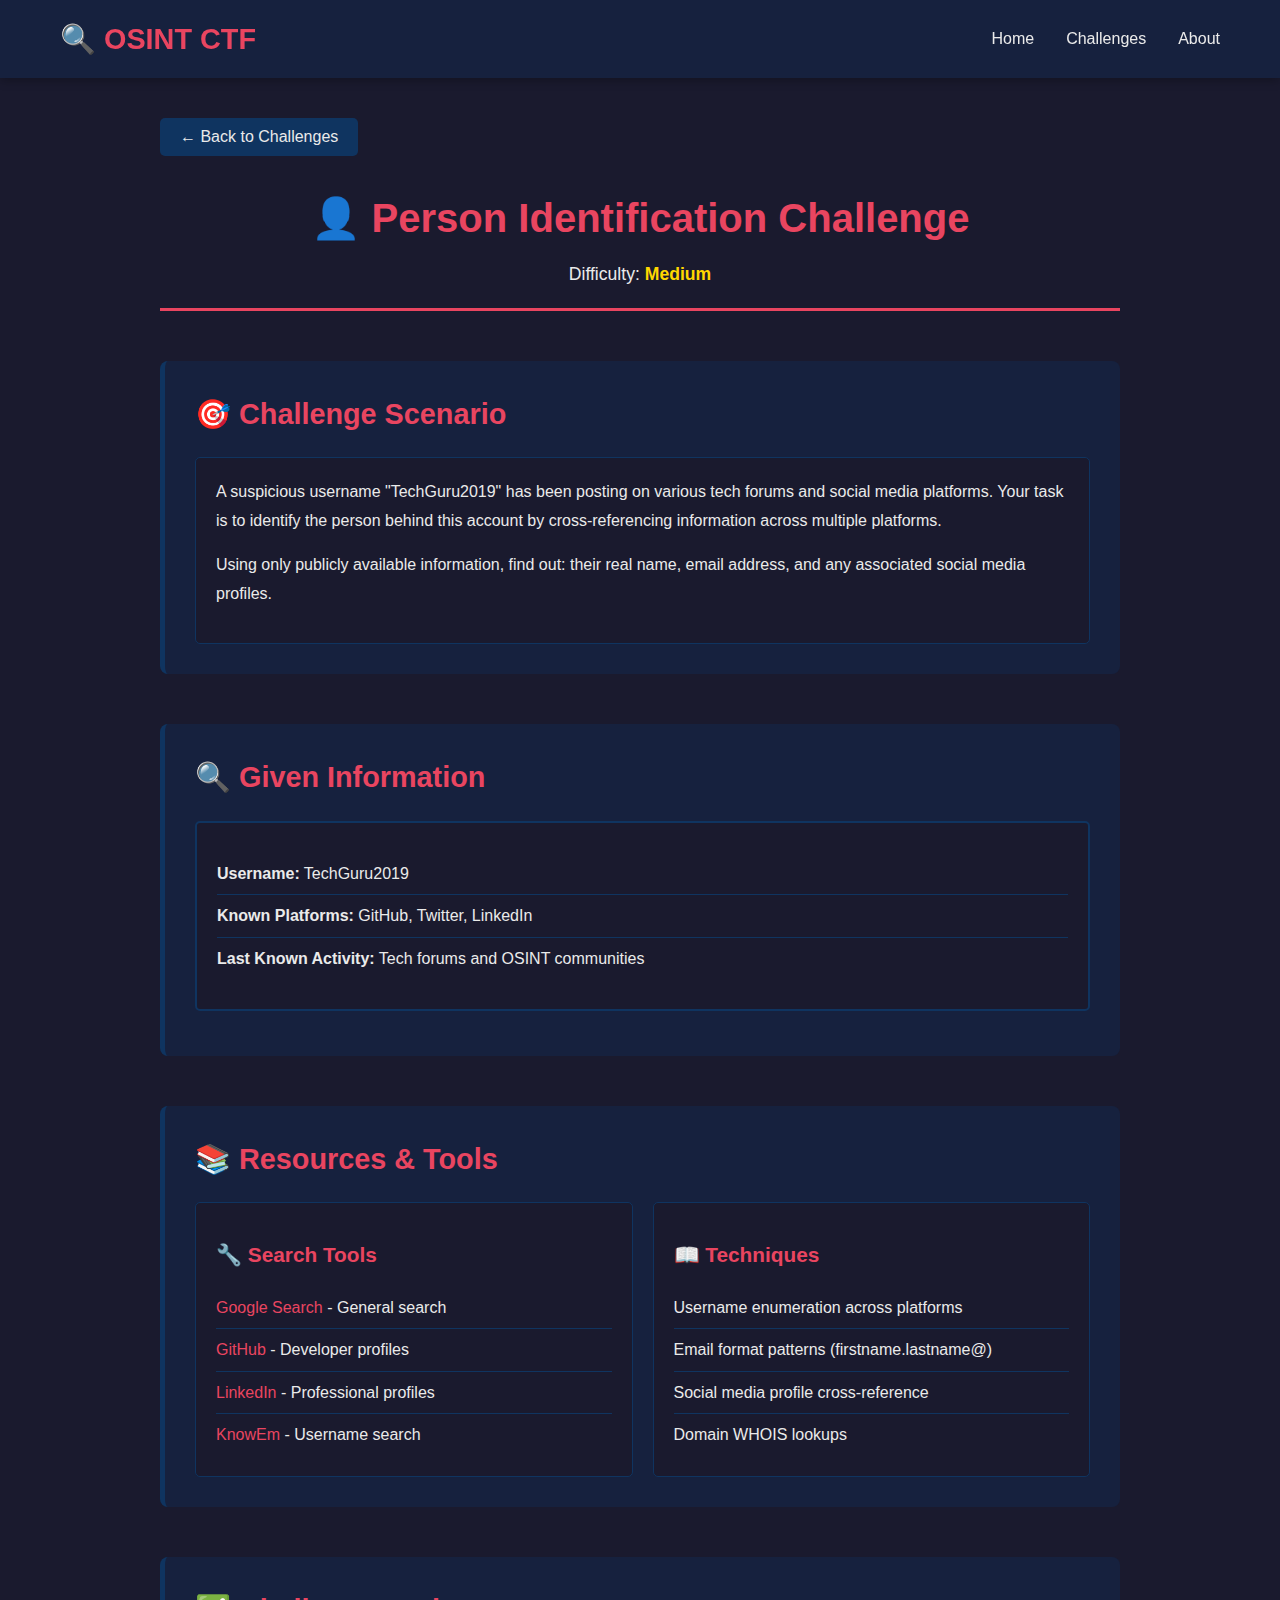
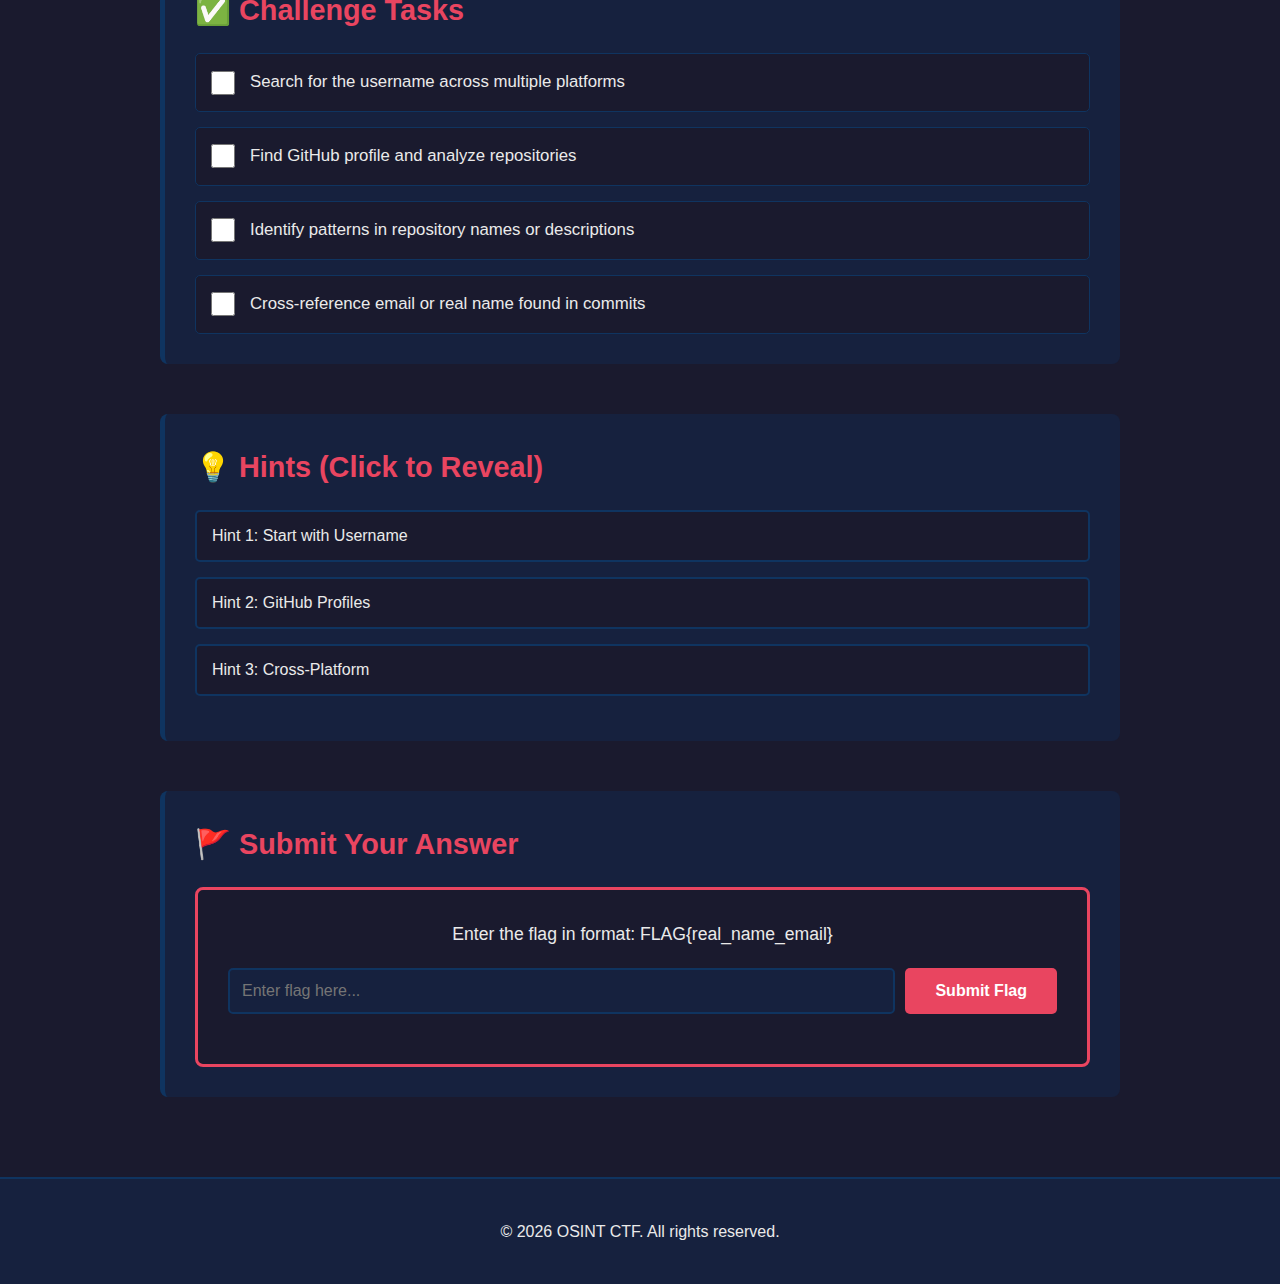
<file: challenges/identification.html>
<!DOCTYPE html>
<html lang="en">
<head>
    <meta charset="UTF-8">
    <meta name="viewport" content="width=device-width, initial-scale=1.0">
    <title>Person Identification Challenge - OSINT CTF</title>
    <link rel="stylesheet" href="../styles.css">
    <link rel="stylesheet" href="challenge-style.css">
</head>
<body>
    <nav class="navbar">
        <div class="container">
            <div class="logo">🔍 OSINT CTF</div>
            <ul class="nav-links">
                <li><a href="../index.html">Home</a></li>
                <li><a href="../index.html#challenges">Challenges</a></li>
                <li><a href="../index.html#about">About</a></li>
            </ul>
        </div>
    </nav>

    <div class="challenge-container">
        <button class="back-btn" onclick="goBack()">&larr; Back to Challenges</button>

        <div class="challenge-header">
            <h1>👤 Person Identification Challenge</h1>
            <p class="difficulty">Difficulty: <span class="medium">Medium</span></p>
        </div>

        <div class="challenge-content">
            <!-- Challenge Scenario -->
            <section class="challenge-section scenario">
                <h2>🎯 Challenge Scenario</h2>
                <div class="scenario-box">
                    <p>A suspicious username "TechGuru2019" has been posting on various tech forums and social media platforms. Your task is to identify the person behind this account by cross-referencing information across multiple platforms.</p>
                    <p>Using only publicly available information, find out: their real name, email address, and any associated social media profiles.</p>
                </div>
            </section>

            <!-- Challenge Details -->
            <section class="challenge-section">
                <h2>🔍 Given Information</h2>
                <div class="info-box">
                    <ul class="info-list">
                        <li><strong>Username:</strong> TechGuru2019</li>
                        <li><strong>Known Platforms:</strong> GitHub, Twitter, LinkedIn</li>
                        <li><strong>Last Known Activity:</strong> Tech forums and OSINT communities</li>
                    </ul>
                </div>
            </section>

            <!-- Resources -->
            <section class="challenge-section resources">
                <h2>📚 Resources & Tools</h2>
                <div class="resource-grid">
                    <div class="resource-card">
                        <h3>🔧 Search Tools</h3>
                        <ul>
                            <li><a href="https://www.google.com" target="_blank">Google Search</a> - General search</li>
                            <li><a href="https://github.com" target="_blank">GitHub</a> - Developer profiles</li>
                            <li><a href="https://www.linkedin.com" target="_blank">LinkedIn</a> - Professional profiles</li>
                            <li><a href="https://knowem.com" target="_blank">KnowEm</a> - Username search</li>
                        </ul>
                    </div>
                    <div class="resource-card">
                        <h3>📖 Techniques</h3>
                        <ul>
                            <li>Username enumeration across platforms</li>
                            <li>Email format patterns (firstname.lastname@)</li>
                            <li>Social media profile cross-reference</li>
                            <li>Domain WHOIS lookups</li>
                        </ul>
                    </div>
                </div>
            </section>

            <!-- Challenge Tasks -->
            <section class="challenge-section tasks">
                <h2>✅ Challenge Tasks</h2>
                <div class="tasks-list">
                    <div class="task">
                        <input type="checkbox" id="task1">
                        <label for="task1">Search for the username across multiple platforms</label>
                    </div>
                    <div class="task">
                        <input type="checkbox" id="task2">
                        <label for="task2">Find GitHub profile and analyze repositories</label>
                    </div>
                    <div class="task">
                        <input type="checkbox" id="task3">
                        <label for="task3">Identify patterns in repository names or descriptions</label>
                    </div>
                    <div class="task">
                        <input type="checkbox" id="task4">
                        <label for="task4">Cross-reference email or real name found in commits</label>
                    </div>
                </div>
            </section>

            <!-- Hints -->
            <section class="challenge-section hints">
                <h2>💡 Hints (Click to Reveal)</h2>
                <div class="hint-item">
                    <button class="hint-toggle" onclick="toggleHint(this)">Hint 1: Start with Username</button>
                    <div class="hint-content" style="display:none;">
                        <p>Try searching the username directly on Google. Often people use the same username across multiple platforms. Also try using KnowEm or similar username search engines.</p>
                    </div>
                </div>
                <div class="hint-item">
                    <button class="hint-toggle" onclick="toggleHint(this)">Hint 2: GitHub Profiles</button>
                    <div class="hint-content" style="display:none;">
                        <p>GitHub profiles often contain real names in the profile description or in git commit history. Check the repositories for commit metadata which may contain email addresses.</p>
                    </div>
                </div>
                <div class="hint-item">
                    <button class="hint-toggle" onclick="toggleHint(this)">Hint 3: Cross-Platform</button>
                    <div class="hint-content" style="display:none;">
                        <p>Once you find one real profile (like GitHub), look for links to other profiles on the same page. LinkedIn often has similar profile pictures or information about the same person.</p>
                    </div>
                </div>
            </section>

            <!-- Flag Submission -->
            <section class="challenge-section submission">
                <h2>🚩 Submit Your Answer</h2>
                <div class="flag-box">
                    <p>Enter the flag in format: FLAG{real_name_email}</p>
                    <div class="input-group">
                        <input type="text" id="flagInput" placeholder="Enter flag here..." maxlength="100">
                        <button class="submit-btn" onclick="submitFlag()">Submit Flag</button>
                    </div>
                    <div id="feedback" class="feedback"></div>
                </div>
            </section>
        </div>
    </div>

    <footer>
        <div class="container">
            <p>&copy; 2026 OSINT CTF. All rights reserved.</p>
        </div>
    </footer>

    <script src="../auth.js"></script>
    <script src="challenge-script.js"></script>
</body>
</html>
</file>
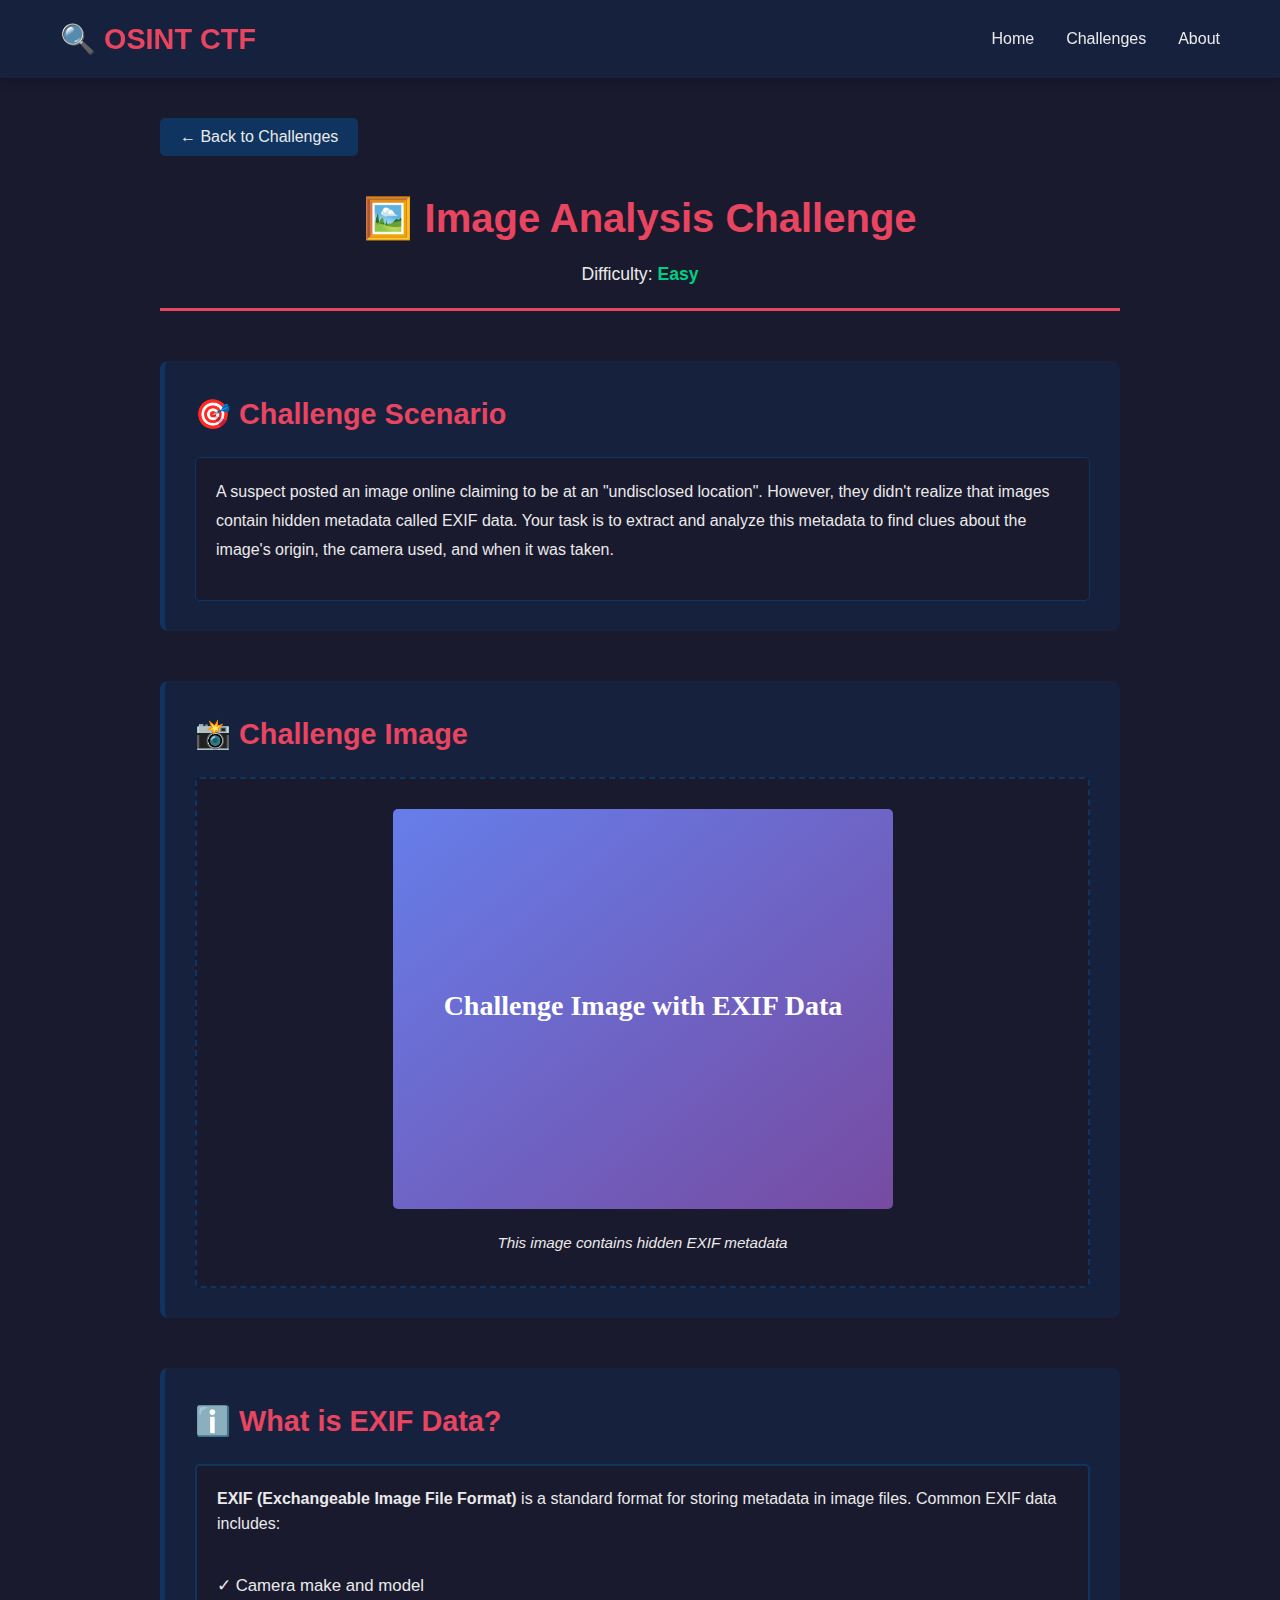
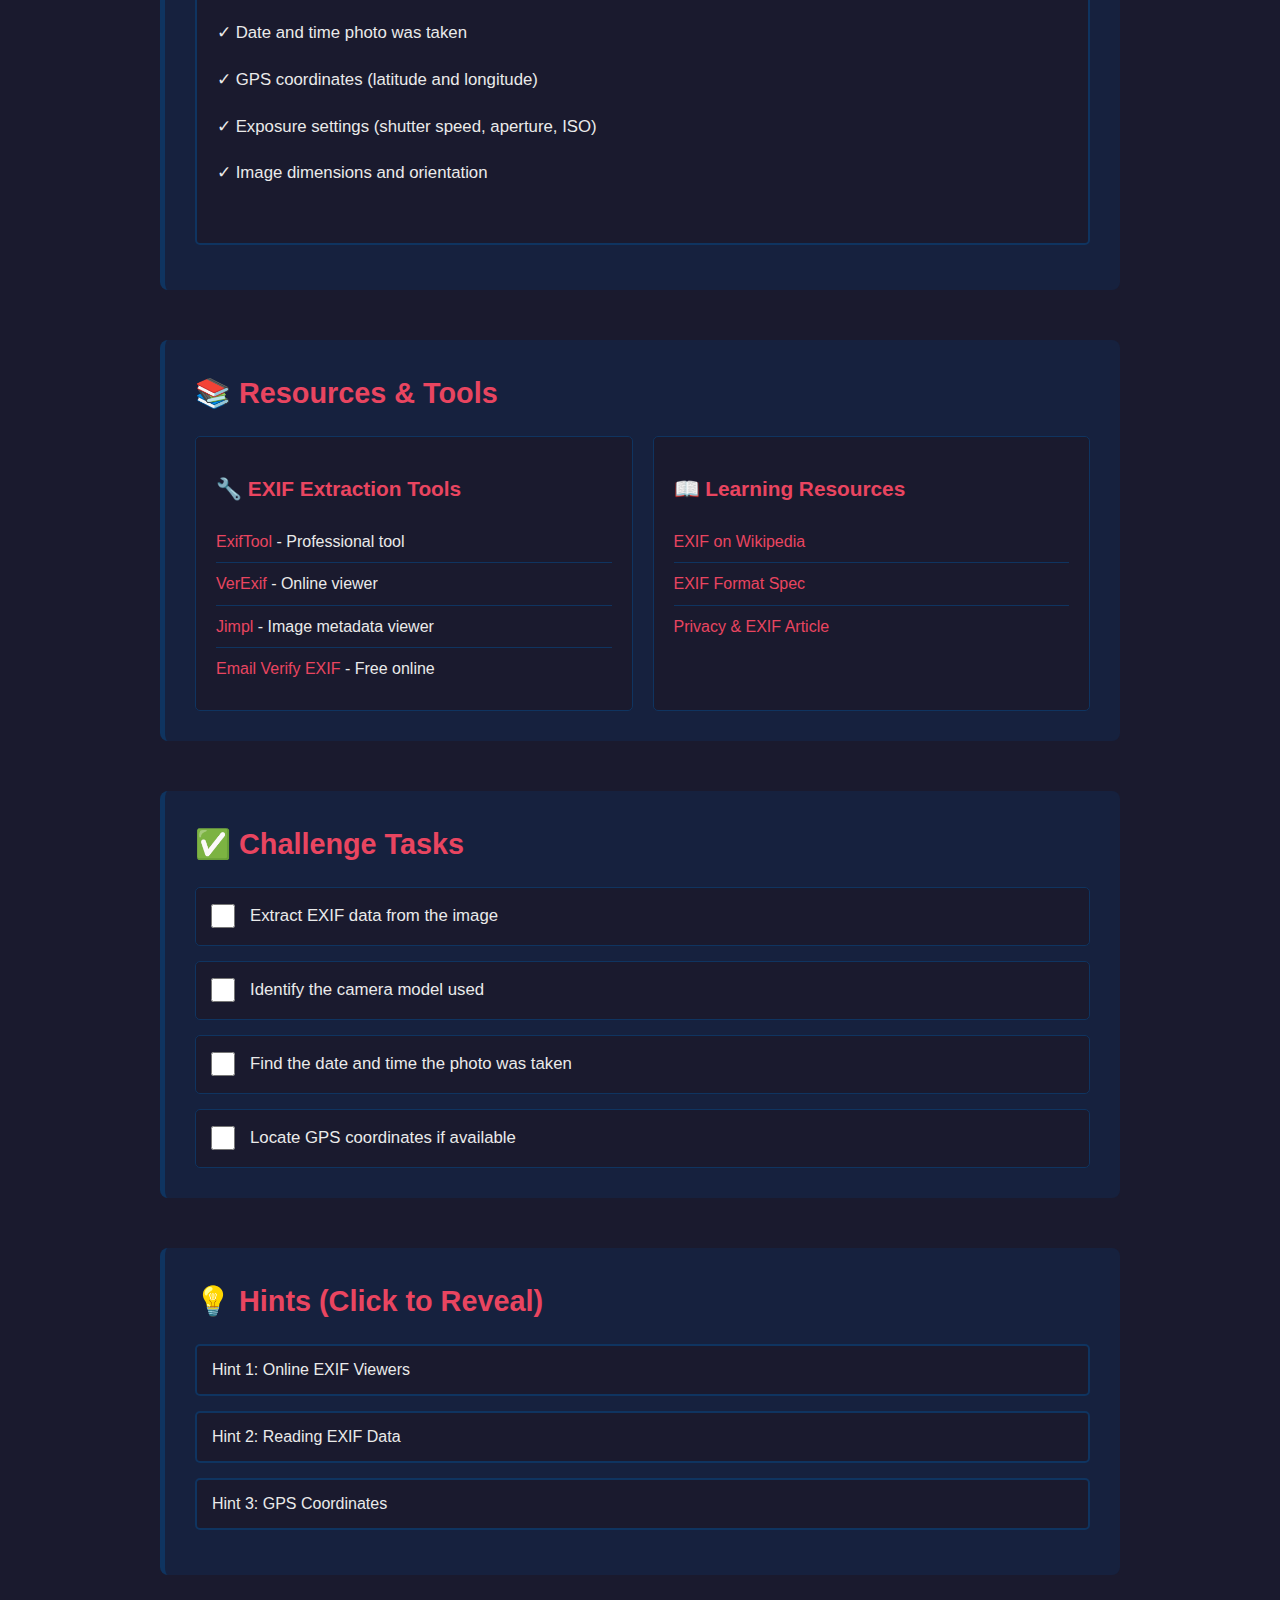
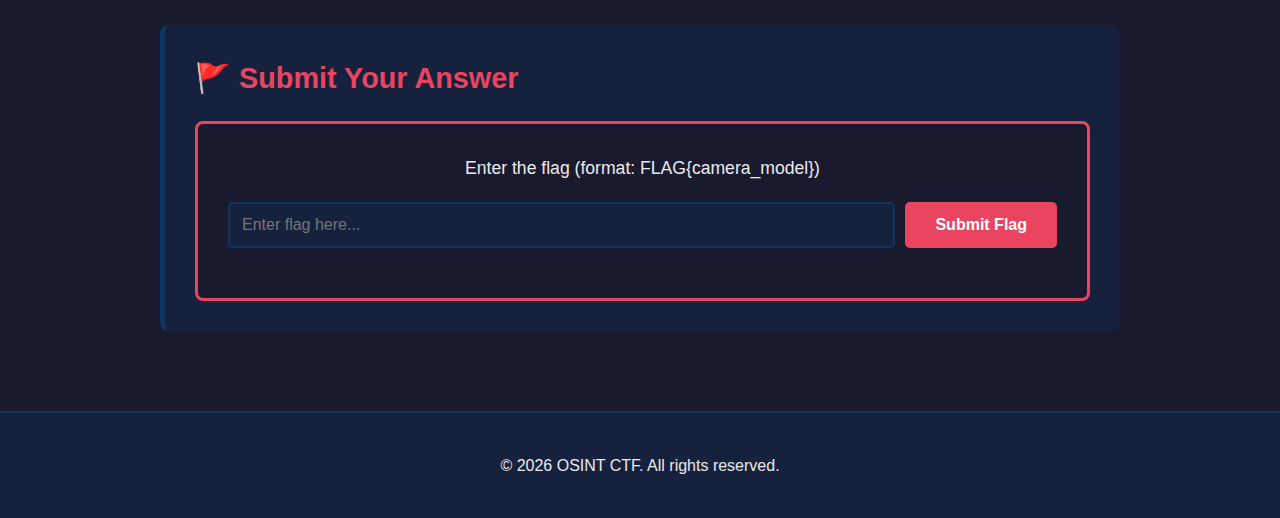
<file: challenges/images.html>
<!DOCTYPE html>
<html lang="en">
<head>
    <meta charset="UTF-8">
    <meta name="viewport" content="width=device-width, initial-scale=1.0">
    <title>Image Analysis Challenge - OSINT CTF</title>
    <link rel="stylesheet" href="../styles.css">
    <link rel="stylesheet" href="challenge-style.css">
</head>
<body>
    <nav class="navbar">
        <div class="container">
            <div class="logo">🔍 OSINT CTF</div>
            <ul class="nav-links">
                <li><a href="../index.html">Home</a></li>
                <li><a href="../index.html#challenges">Challenges</a></li>
                <li><a href="../index.html#about">About</a></li>
            </ul>
        </div>
    </nav>

    <div class="challenge-container">
        <button class="back-btn" onclick="goBack()">&larr; Back to Challenges</button>

        <div class="challenge-header">
            <h1>🖼️ Image Analysis Challenge</h1>
            <p class="difficulty">Difficulty: <span class="easy">Easy</span></p>
        </div>

        <div class="challenge-content">
            <!-- Challenge Scenario -->
            <section class="challenge-section scenario">
                <h2>🎯 Challenge Scenario</h2>
                <div class="scenario-box">
                    <p>A suspect posted an image online claiming to be at an "undisclosed location". However, they didn't realize that images contain hidden metadata called EXIF data. Your task is to extract and analyze this metadata to find clues about the image's origin, the camera used, and when it was taken.</p>
                </div>
            </section>

            <!-- Challenge Image -->
            <section class="challenge-section">
                <h2>📸 Challenge Image</h2>
                <div class="image-box">
                    <img src="data:image/svg+xml,%3Csvg xmlns='http://www.w3.org/2000/svg' width='500' height='400'%3E%3Cdefs%3E%3ClinearGradient id='grad' x1='0%25' y1='0%25' x2='100%25' y2='100%25'%3E%3Cstop offset='0%25' style='stop-color:%23667eea;stop-opacity:1' /%3E%3Cstop offset='100%25' style='stop-color:%23764ba2;stop-opacity:1' /%3E%3C/linearGradient%3E%3C/defs%3E%3Crect fill='url(%23grad)' width='500' height='400'/%3E%3Ctext x='50%25' y='50%25' font-size='28' fill='white' text-anchor='middle' dominant-baseline='middle' font-weight='bold'%3EChallenge Image with EXIF Data%3C/text%3E%3C/svg%3E" alt="Challenge Image">
                    <p class="img-note">This image contains hidden EXIF metadata</p>
                </div>
            </section>

            <!-- What is EXIF -->
            <section class="challenge-section">
                <h2>ℹ️ What is EXIF Data?</h2>
                <div class="info-box">
                    <p><strong>EXIF (Exchangeable Image File Format)</strong> is a standard format for storing metadata in image files. Common EXIF data includes:</p>
                    <ul class="benefits-list">
                        <li>✓ Camera make and model</li>
                        <li>✓ Date and time photo was taken</li>
                        <li>✓ GPS coordinates (latitude and longitude)</li>
                        <li>✓ Exposure settings (shutter speed, aperture, ISO)</li>
                        <li>✓ Image dimensions and orientation</li>
                    </ul>
                </div>
            </section>

            <!-- Resources -->
            <section class="challenge-section resources">
                <h2>📚 Resources & Tools</h2>
                <div class="resource-grid">
                    <div class="resource-card">
                        <h3>🔧 EXIF Extraction Tools</h3>
                        <ul>
                            <li><a href="https://exiftool.org/" target="_blank">ExifTool</a> - Professional tool</li>
                            <li><a href="https://www.verexif.com/" target="_blank">VerExif</a> - Online viewer</li>
                            <li><a href="https://jimpl.com/" target="_blank">Jimpl</a> - Image metadata viewer</li>
                            <li><a href="https://www.verifyemail.com/exif-viewer.html" target="_blank">Email Verify EXIF</a> - Free online</li>
                        </ul>
                    </div>
                    <div class="resource-card">
                        <h3>📖 Learning Resources</h3>
                        <ul>
                            <li><a href="https://en.wikipedia.org/wiki/Exchangeable_image_file_format" target="_blank">EXIF on Wikipedia</a></li>
                            <li><a href="https://www.loc.gov/standards/iso/iec/29500/jpeg_profile/ExifVersion2-2.pdf" target="_blank">EXIF Format Spec</a></li>
                            <li><a href="https://www.thehackernews.com/" target="_blank">Privacy &amp; EXIF Article</a></li>
                        </ul>
                    </div>
                </div>
            </section>

            <!-- Challenge Tasks -->
            <section class="challenge-section tasks">
                <h2>✅ Challenge Tasks</h2>
                <div class="tasks-list">
                    <div class="task">
                        <input type="checkbox" id="task1">
                        <label for="task1">Extract EXIF data from the image</label>
                    </div>
                    <div class="task">
                        <input type="checkbox" id="task2">
                        <label for="task2">Identify the camera model used</label>
                    </div>
                    <div class="task">
                        <input type="checkbox" id="task3">
                        <label for="task3">Find the date and time the photo was taken</label>
                    </div>
                    <div class="task">
                        <input type="checkbox" id="task4">
                        <label for="task4">Locate GPS coordinates if available</label>
                    </div>
                </div>
            </section>

            <!-- Hints -->
            <section class="challenge-section hints">
                <h2>💡 Hints (Click to Reveal)</h2>
                <div class="hint-item">
                    <button class="hint-toggle" onclick="toggleHint(this)">Hint 1: Online EXIF Viewers</button>
                    <div class="hint-content" style="display:none;">
                        <p>You don't need to install anything! Use online tools like VerExif or Jimpl. Simply upload the image and the tool will display all EXIF metadata automatically.</p>
                    </div>
                </div>
                <div class="hint-item">
                    <button class="hint-toggle" onclick="toggleHint(this)">Hint 2: Reading EXIF Data</button>
                    <div class="hint-content" style="display:none;">
                        <p>When viewing EXIF data, look for fields like "Model" (camera), "DateTime" (when taken), and "GPS" fields. The data is often organized in sections like Image, Camera, GPS, etc.</p>
                    </div>
                </div>
                <div class="hint-item">
                    <button class="hint-toggle" onclick="toggleHint(this)">Hint 3: GPS Coordinates</button>
                    <div class="hint-content" style="display:none;">
                        <p>GPS data in EXIF is usually in format: GPSLatitude, GPSLongitude, GPSAltitude. You can paste the coordinates directly into Google Maps to see the location on a map.</p>
                    </div>
                </div>
            </section>

            <!-- Flag Submission -->
            <section class="challenge-section submission">
                <h2>🚩 Submit Your Answer</h2>
                <div class="flag-box">
                    <p>Enter the flag (format: FLAG{camera_model})</p>
                    <div class="input-group">
                        <input type="text" id="flagInput" placeholder="Enter flag here..." maxlength="100">
                        <button class="submit-btn" onclick="submitFlag()">Submit Flag</button>
                    </div>
                    <div id="feedback" class="feedback"></div>
                </div>
            </section>
        </div>
    </div>

    <footer>
        <div class="container">
            <p>&copy; 2026 OSINT CTF. All rights reserved.</p>
        </div>
    </footer>

    <script src="../auth.js"></script>
    <script src="challenge-script.js"></script>
</body>
</html>
</file>
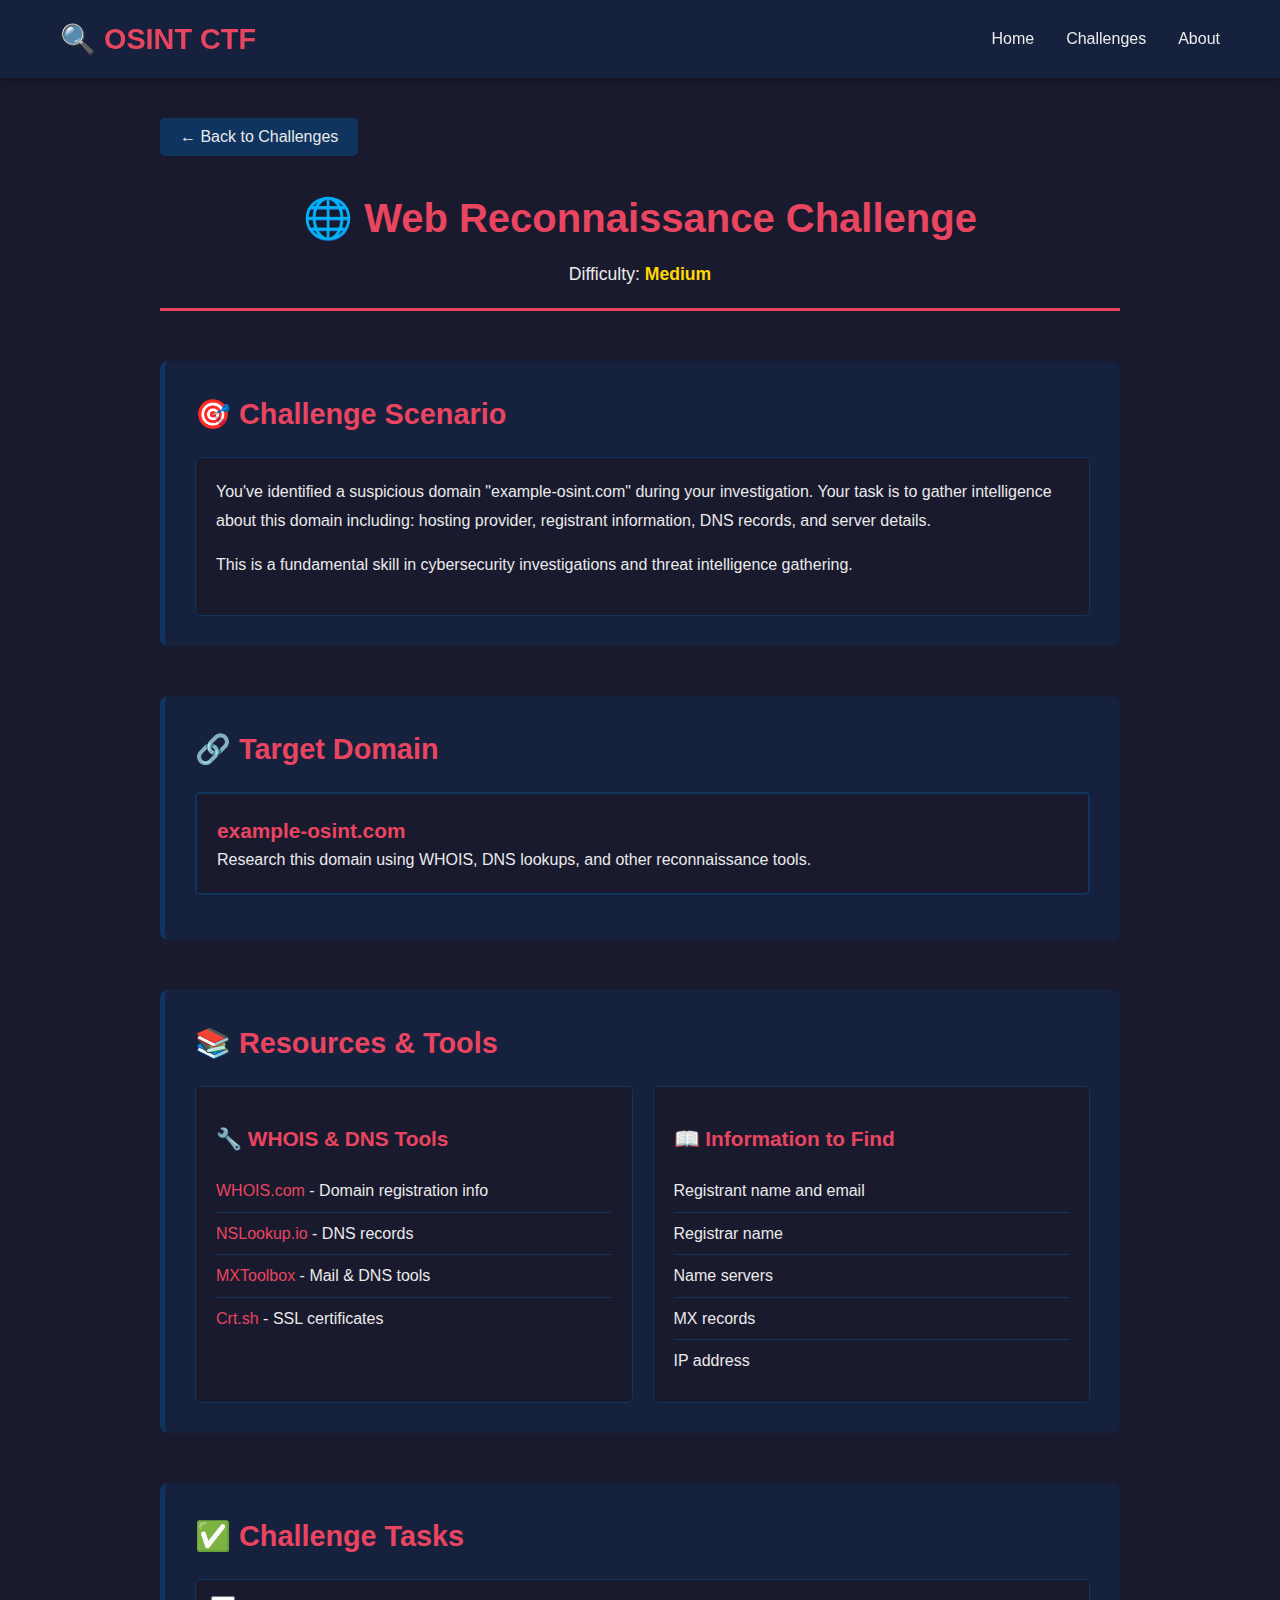
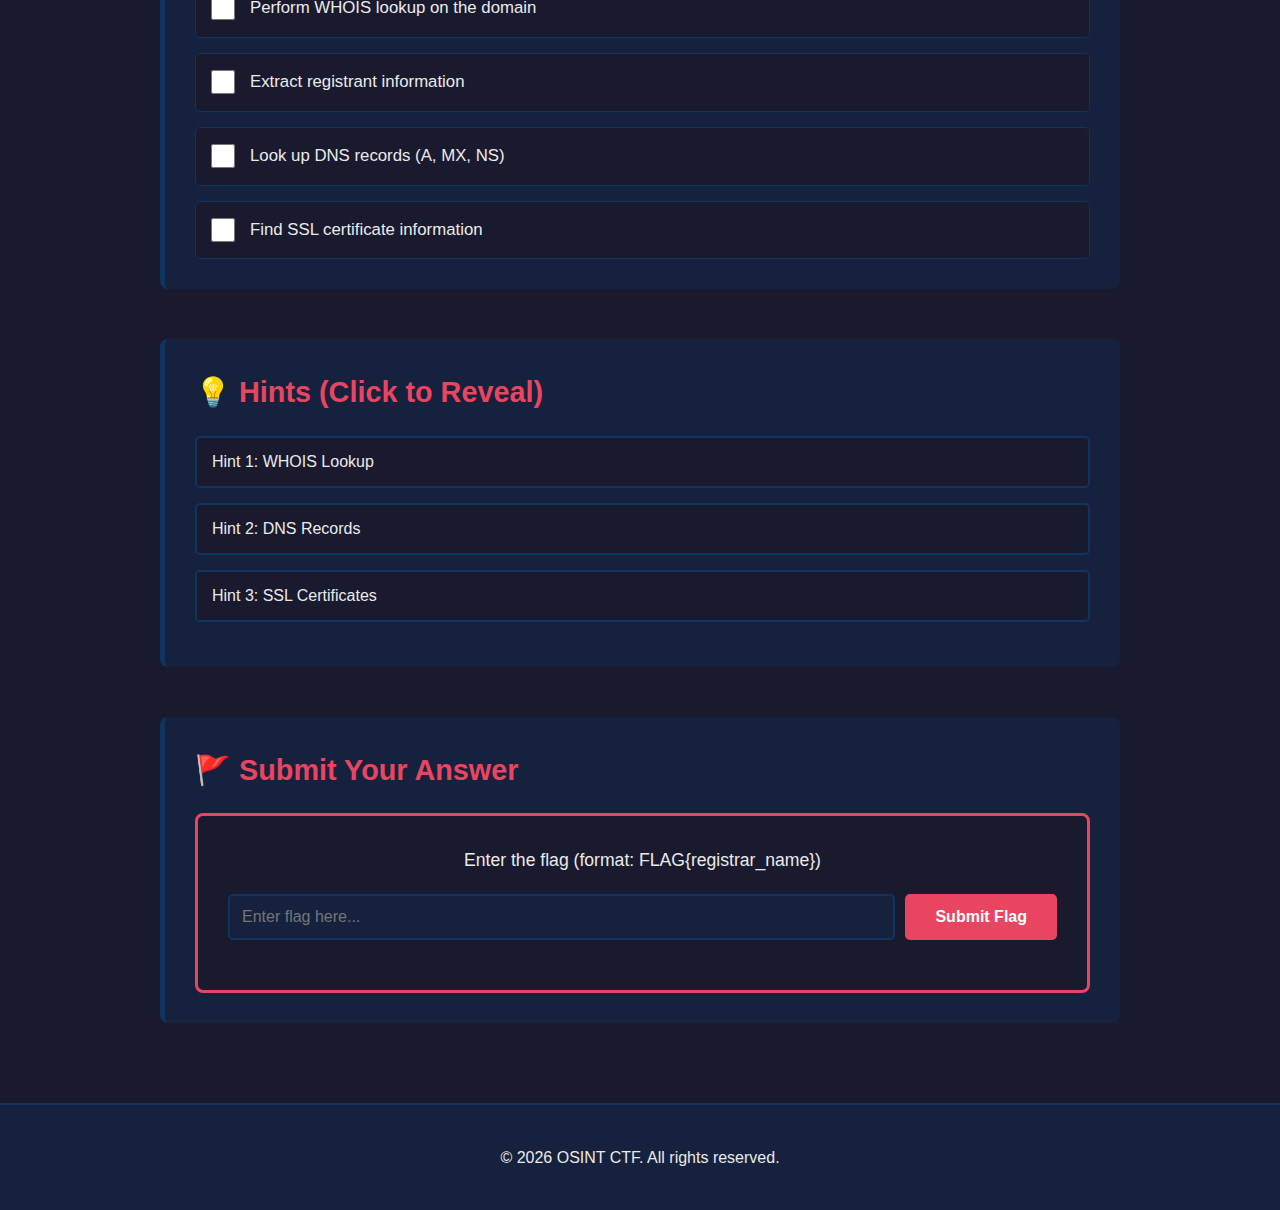
<file: challenges/web-recon.html>
<!DOCTYPE html>
<html lang="en">
<head>
    <meta charset="UTF-8">
    <meta name="viewport" content="width=device-width, initial-scale=1.0">
    <title>Web Reconnaissance Challenge - OSINT CTF</title>
    <link rel="stylesheet" href="../styles.css">
    <link rel="stylesheet" href="challenge-style.css">
</head>
<body>
    <nav class="navbar">
        <div class="container">
            <div class="logo">🔍 OSINT CTF</div>
            <ul class="nav-links">
                <li><a href="../index.html">Home</a></li>
                <li><a href="../index.html#challenges">Challenges</a></li>
                <li><a href="../index.html#about">About</a></li>
            </ul>
        </div>
    </nav>

    <div class="challenge-container">
        <button class="back-btn" onclick="goBack()">&larr; Back to Challenges</button>

        <div class="challenge-header">
            <h1>🌐 Web Reconnaissance Challenge</h1>
            <p class="difficulty">Difficulty: <span class="medium">Medium</span></p>
        </div>

        <div class="challenge-content">
            <!-- Challenge Scenario -->
            <section class="challenge-section scenario">
                <h2>🎯 Challenge Scenario</h2>
                <div class="scenario-box">
                    <p>You've identified a suspicious domain "example-osint.com" during your investigation. Your task is to gather intelligence about this domain including: hosting provider, registrant information, DNS records, and server details.</p>
                    <p>This is a fundamental skill in cybersecurity investigations and threat intelligence gathering.</p>
                </div>
            </section>

            <!-- Challenge Domain -->
            <section class="challenge-section">
                <h2>🔗 Target Domain</h2>
                <div class="info-box">
                    <p style="font-size: 1.3rem; font-weight: bold; color: #e94560;">example-osint.com</p>
                    <p>Research this domain using WHOIS, DNS lookups, and other reconnaissance tools.</p>
                </div>
            </section>

            <!-- Resources -->
            <section class="challenge-section resources">
                <h2>📚 Resources & Tools</h2>
                <div class="resource-grid">
                    <div class="resource-card">
                        <h3>🔧 WHOIS & DNS Tools</h3>
                        <ul>
                            <li><a href="https://www.whois.com/" target="_blank">WHOIS.com</a> - Domain registration info</li>
                            <li><a href="https://www.nslookup.io/" target="_blank">NSLookup.io</a> - DNS records</li>
                            <li><a href="https://mxtoolbox.com/" target="_blank">MXToolbox</a> - Mail & DNS tools</li>
                            <li><a href="https://crt.sh/" target="_blank">Crt.sh</a> - SSL certificates</li>
                        </ul>
                    </div>
                    <div class="resource-card">
                        <h3>📖 Information to Find</h3>
                        <ul>
                            <li>Registrant name and email</li>
                            <li>Registrar name</li>
                            <li>Name servers</li>
                            <li>MX records</li>
                            <li>IP address</li>
                        </ul>
                    </div>
                </div>
            </section>

            <!-- Challenge Tasks -->
            <section class="challenge-section tasks">
                <h2>✅ Challenge Tasks</h2>
                <div class="tasks-list">
                    <div class="task">
                        <input type="checkbox" id="task1">
                        <label for="task1">Perform WHOIS lookup on the domain</label>
                    </div>
                    <div class="task">
                        <input type="checkbox" id="task2">
                        <label for="task2">Extract registrant information</label>
                    </div>
                    <div class="task">
                        <input type="checkbox" id="task3">
                        <label for="task3">Look up DNS records (A, MX, NS)</label>
                    </div>
                    <div class="task">
                        <input type="checkbox" id="task4">
                        <label for="task4">Find SSL certificate information</label>
                    </div>
                </div>
            </section>

            <!-- Hints -->
            <section class="challenge-section hints">
                <h2>💡 Hints (Click to Reveal)</h2>
                <div class="hint-item">
                    <button class="hint-toggle" onclick="toggleHint(this)">Hint 1: WHOIS Lookup</button>
                    <div class="hint-content" style="display:none;">
                        <p>Visit whois.com and enter the domain name. This will show you registration details, registrar information, and creation date. Some domains have privacy protection enabled.</p>
                    </div>
                </div>
                <div class="hint-item">
                    <button class="hint-toggle" onclick="toggleHint(this)">Hint 2: DNS Records</button>
                    <div class="hint-content" style="display:none;">
                        <p>Use NSLookup.io to query different DNS record types. A records point to the server, MX records to mail servers, and TXT records often contain verification data. Try querying "A", "MX", and "TXT" records separately.</p>
                    </div>
                </div>
                <div class="hint-item">
                    <button class="hint-toggle" onclick="toggleHint(this)">Hint 3: SSL Certificates</button>
                    <div class="hint-content" style="display:none;">
                        <p>Check crt.sh for SSL certificate history. Sometimes old certificates reveal subdomains or reveal when the site was first secured with HTTPS. This can give clues about domain history.</p>
                    </div>
                </div>
            </section>

            <!-- Flag Submission -->
            <section class="challenge-section submission">
                <h2>🚩 Submit Your Answer</h2>
                <div class="flag-box">
                    <p>Enter the flag (format: FLAG{registrar_name})</p>
                    <div class="input-group">
                        <input type="text" id="flagInput" placeholder="Enter flag here..." maxlength="100">
                        <button class="submit-btn" onclick="submitFlag()">Submit Flag</button>
                    </div>
                    <div id="feedback" class="feedback"></div>
                </div>
            </section>
        </div>
    </div>

    <footer>
        <div class="container">
            <p>&copy; 2026 OSINT CTF. All rights reserved.</p>
        </div>
    </footer>

    <script src="../auth.js"></script>
    <script src="challenge-script.js"></script>
</body>
</html>
</file>
<file: styles.css>
* {
    margin: 0;
    padding: 0;
    box-sizing: border-box;
}

:root {
    --primary-color: #1a1a2e;
    --secondary-color: #16213e;
    --accent-color: #0f3460;
    --highlight-color: #e94560;
    --text-light: #eaeaea;
    --text-dark: #1a1a2e;
    --success-color: #00d084;
}

body {
    font-family: 'Segoe UI', Tahoma, Geneva, Verdana, sans-serif;
    background-color: var(--primary-color);
    color: var(--text-light);
    line-height: 1.6;
}

.container {
    max-width: 1200px;
    margin: 0 auto;
    padding: 0 20px;
}

/* Navigation */
.navbar {
    background-color: var(--secondary-color);
    padding: 1rem 0;
    position: sticky;
    top: 0;
    z-index: 100;
    box-shadow: 0 2px 10px rgba(0, 0, 0, 0.3);
}

.navbar .container {
    display: flex;
    justify-content: space-between;
    align-items: center;
}

.logo {
    font-size: 1.8rem;
    font-weight: bold;
    color: var(--highlight-color);
}

.nav-links {
    display: flex;
    list-style: none;
    gap: 2rem;
}

.nav-links a {
    color: var(--text-light);
    text-decoration: none;
    transition: color 0.3s;
}

.nav-links a:hover {
    color: var(--highlight-color);
}

.auth-nav .btn-login {
    background-color: var(--highlight-color);
    color: white;
    padding: 8px 20px;
    border-radius: 5px;
    transition: all 0.3s;
}

.auth-nav .btn-login:hover {
    background-color: #ff6b7a;
    transform: scale(1.05);
}

.auth-nav {
    display: flex;
    align-items: center;
    gap: 15px;
}

.auth-nav .username {
    color: var(--highlight-color);
    font-weight: bold;
}

.auth-nav .btn-login {
    background-color: var(--accent-color);
    color: white;
    padding: 8px 16px;
    border-radius: 5px;
    cursor: pointer;
    font-size: 0.9rem;
    transition: all 0.3s;
    border: none;
}

.auth-nav .btn-login:hover {
    background-color: var(--highlight-color);
}

.logout-btn {
    background-color: var(--highlight-color);
    color: white;
    border: none;
    padding: 8px 16px;
    border-radius: 5px;
    cursor: pointer;
    font-size: 0.9rem;
    transition: all 0.3s;
}

.logout-btn:hover {
    background-color: #ff6b7a;
}

/* Hero Section */
.hero {
    background: linear-gradient(135deg, var(--accent-color) 0%, var(--secondary-color) 100%);
    padding: 80px 20px;
    text-align: center;
    min-height: 500px;
    display: flex;
    align-items: center;
    justify-content: center;
}

.hero h1 {
    font-size: 3.5rem;
    margin-bottom: 1rem;
    color: var(--highlight-color);
}

.hero p {
    font-size: 1.3rem;
    margin-bottom: 2rem;
    color: var(--text-light);
}

.cta-button {
    background-color: var(--highlight-color);
    color: white;
    border: none;
    padding: 12px 40px;
    font-size: 1.1rem;
    cursor: pointer;
    border-radius: 5px;
    transition: all 0.3s;
}

.cta-button:hover {
    background-color: #ff6b7a;
    transform: scale(1.05);
}

/* Challenges Section */
.challenges {
    padding: 80px 20px;
    background-color: var(--primary-color);
}

.challenges h2 {
    text-align: center;
    font-size: 2.5rem;
    margin-bottom: 3rem;
    color: var(--highlight-color);
}

.challenge-grid {
    display: grid;
    grid-template-columns: repeat(auto-fit, minmax(300px, 1fr));
    gap: 2rem;
}

.challenge-card {
    background-color: var(--secondary-color);
    border: 2px solid var(--accent-color);
    border-radius: 10px;
    padding: 2rem;
    transition: all 0.3s;
    cursor: pointer;
    text-decoration: none;
    display: block;
    color: inherit;
}

.challenge-card:hover {
    border-color: var(--highlight-color);
    transform: translateY(-10px);
    box-shadow: 0 10px 30px rgba(233, 69, 96, 0.2);
}

.challenge-icon {
    font-size: 2.5rem;
    margin-bottom: 1rem;
}

.challenge-card h3 {
    font-size: 1.5rem;
    margin-bottom: 1rem;
    color: var(--highlight-color);
}

.challenge-card p {
    color: var(--text-light);
    margin-bottom: 1.5rem;
    line-height: 1.6;
}

.btn-start {
    background-color: var(--accent-color);
    color: white;
    border: 2px solid var(--highlight-color);
    padding: 10px 20px;
    border-radius: 5px;
    cursor: pointer;
    transition: all 0.3s;
    width: 100%;
}

.btn-start:hover {
    background-color: var(--highlight-color);
}

/* About Section */
.about {
    padding: 80px 20px;
    background-color: var(--secondary-color);
}

.about h2 {
    font-size: 2.5rem;
    margin-bottom: 3rem;
    color: var(--highlight-color);
}

.about-content {
    max-width: 800px;
}

.about-text h3 {
    color: var(--highlight-color);
    margin-top: 1.5rem;
    margin-bottom: 1rem;
    font-size: 1.3rem;
}

.benefits-list {
    list-style: none;
    margin: 1rem 0;
}

.benefits-list li {
    padding: 0.5rem 0;
    font-size: 1.1rem;
    color: var(--text-light);
}

/* Contact Section */
.contact {
    padding: 80px 20px;
    background-color: var(--primary-color);
    text-align: center;
}

.contact h2 {
    font-size: 2.5rem;
    margin-bottom: 1rem;
    color: var(--highlight-color);
}

.contact-form {
    max-width: 600px;
    margin: 3rem auto;
    display: flex;
    flex-direction: column;
    gap: 1rem;
}

.contact-form input,
.contact-form textarea {
    padding: 12px;
    border: 2px solid var(--accent-color);
    border-radius: 5px;
    background-color: var(--secondary-color);
    color: var(--text-light);
    font-family: inherit;
    transition: border-color 0.3s;
}

.contact-form input:focus,
.contact-form textarea:focus {
    outline: none;
    border-color: var(--highlight-color);
}

.btn-submit {
    background-color: var(--highlight-color);
    color: white;
    border: none;
    padding: 12px;
    border-radius: 5px;
    cursor: pointer;
    font-size: 1.1rem;
    transition: all 0.3s;
}

.btn-submit:hover {
    background-color: #ff6b7a;
}

/* Footer */
footer {
    background-color: var(--secondary-color);
    padding: 2rem 20px;
    text-align: center;
    border-top: 2px solid var(--accent-color);
}

footer p {
    margin: 0.5rem 0;
    color: var(--text-light);
}

/* Responsive Design */
@media (max-width: 768px) {
    .hero h1 {
        font-size: 2rem;
    }

    .nav-links {
        gap: 1rem;
        font-size: 0.9rem;
    }

    .challenge-grid {
        grid-template-columns: 1fr;
    }

    .about-content {
        max-width: 100%;
    }
}
</file>
<file: dashboard-style.css>
/* Dashboard Styles */

.dashboard-container {
    background-color: var(--primary-color);
    min-height: calc(100vh - 80px);
    padding: 60px 20px;
}

/* Dashboard Header */
.dashboard-header {
    text-align: center;
    margin-bottom: 50px;
    padding-bottom: 30px;
    border-bottom: 3px solid var(--highlight-color);
}

.dashboard-header h1 {
    font-size: 2.5rem;
    color: var(--highlight-color);
    margin-bottom: 10px;
}

.dashboard-header p {
    font-size: 1.1rem;
    color: var(--text-light);
}

/* Stats Grid */
.stats-grid {
    display: grid;
    grid-template-columns: repeat(auto-fit, minmax(250px, 1fr));
    gap: 20px;
    margin-bottom: 50px;
}

.stat-card {
    background-color: var(--secondary-color);
    border: 2px solid var(--accent-color);
    border-radius: 10px;
    padding: 30px;
    text-align: center;
    transition: all 0.3s;
    cursor: pointer;
}

.stat-card:hover {
    border-color: var(--highlight-color);
    transform: translateY(-5px);
    box-shadow: 0 10px 30px rgba(233, 69, 96, 0.2);
}

.stat-card h3 {
    color: var(--text-light);
    font-size: 1rem;
    margin-bottom: 15px;
    text-transform: uppercase;
    letter-spacing: 1px;
}

.stat-value {
    font-size: 3rem;
    font-weight: bold;
    color: var(--highlight-color);
    margin-bottom: 10px;
}

.stat-label {
    color: var(--text-light);
    font-size: 0.9rem;
}

/* Dashboard Sections */
.dashboard-section {
    background-color: var(--secondary-color);
    border-left: 5px solid var(--accent-color);
    border-radius: 8px;
    padding: 40px;
    margin-bottom: 40px;
}

.dashboard-section h2 {
    color: var(--highlight-color);
    font-size: 2rem;
    margin-bottom: 30px;
}

/* Challenges List */
.challenges-list {
    display: flex;
    flex-direction: column;
    gap: 15px;
}

.challenge-progress-item {
    display: flex;
    justify-content: space-between;
    align-items: center;
    padding: 20px;
    background-color: var(--primary-color);
    border: 2px solid var(--accent-color);
    border-radius: 8px;
    transition: all 0.3s;
}

.challenge-progress-item:hover {
    border-color: var(--highlight-color);
    background-color: rgba(15, 52, 96, 0.7);
}

.challenge-progress-item.completed {
    border-color: var(--success-color);
    background-color: rgba(0, 208, 132, 0.1);
}

.challenge-info {
    display: flex;
    align-items: center;
    gap: 20px;
    flex: 1;
}

.challenge-check {
    font-size: 1.5rem;
}

.challenge-details h3 {
    color: var(--text-light);
    margin-bottom: 5px;
}

.challenge-details .difficulty {
    display: inline-block;
    padding: 4px 12px;
    border-radius: 20px;
    font-size: 0.8rem;
    font-weight: bold;
}

.challenge-details .difficulty.easy {
    background-color: rgba(0, 208, 132, 0.2);
    color: var(--success-color);
}

.challenge-details .difficulty.medium {
    background-color: rgba(255, 215, 0, 0.2);
    color: #ffd700;
}

.challenge-details .difficulty.hard {
    background-color: rgba(255, 107, 107, 0.2);
    color: #ff6b6b;
}

.btn-small {
    padding: 8px 20px;
    background-color: var(--accent-color);
    color: white;
    text-decoration: none;
    border-radius: 5px;
    transition: all 0.3s;
    border: none;
}

.btn-small:hover {
    background-color: var(--highlight-color);
}

/* Leaderboard Table */
.leaderboard-table {
    overflow-x: auto;
}

.leaderboard-table table {
    width: 100%;
    border-collapse: collapse;
    margin-bottom: 20px;
}

.leaderboard-table thead {
    background-color: var(--accent-color);
}

.leaderboard-table th {
    padding: 15px;
    text-align: left;
    color: var(--text-light);
    font-weight: bold;
}

.leaderboard-table td {
    padding: 15px;
    border-bottom: 1px solid var(--accent-color);
    color: var(--text-light);
}

.leaderboard-table tbody tr {
    transition: background-color 0.3s;
}

.leaderboard-table tbody tr:hover {
    background-color: var(--primary-color);
}

.leaderboard-table .rank {
    font-weight: bold;
    color: var(--highlight-color);
    font-size: 1.2rem;
}

.leaderboard-table .username {
    color: var(--highlight-color);
    font-weight: bold;
}

.leaderboard-table .score {
    font-weight: bold;
    color: var(--success-color);
}

/* Dashboard Actions */
.dashboard-actions {
    display: flex;
    gap: 20px;
    justify-content: center;
    margin-top: 40px;
}

.btn-primary,
.btn-secondary {
    padding: 12px 40px;
    font-size: 1.1rem;
    border-radius: 8px;
    cursor: pointer;
    transition: all 0.3s;
    border: none;
    text-decoration: none;
    display: inline-block;
    font-weight: bold;
}

.btn-primary {
    background-color: var(--highlight-color);
    color: white;
}

.btn-primary:hover {
    background-color: #ff6b7a;
    transform: translateY(-3px);
    box-shadow: 0 5px 15px rgba(233, 69, 96, 0.3);
}

.btn-secondary {
    background-color: var(--accent-color);
    color: white;
}

.btn-secondary:hover {
    background-color: var(--highlight-color);
}

/* Responsive */
@media (max-width: 768px) {
    .dashboard-container {
        padding: 30px 15px;
    }

    .stats-grid {
        grid-template-columns: 1fr;
    }

    .dashboard-section {
        padding: 20px;
        margin-bottom: 30px;
    }

    .dashboard-section h2 {
        font-size: 1.5rem;
    }

    .challenge-progress-item {
        flex-direction: column;
        text-align: center;
        gap: 15px;
    }

    .challenge-info {
        flex-direction: column;
    }

    .btn-small {
        width: 100%;
    }

    .dashboard-actions {
        flex-direction: column;
    }

    .btn-primary,
    .btn-secondary {
        width: 100%;
    }

    .leaderboard-table {
        font-size: 0.9rem;
    }

    .leaderboard-table th,
    .leaderboard-table td {
        padding: 10px;
    }
}
</file>
<file: auth-style.css>
/* Authentication Pages Styles */

.logo a {
    color: var(--highlight-color);
    text-decoration: none;
    transition: color 0.3s;
}

.logo a:hover {
    color: #ff6b7a;
}

/* Auth Container */
.auth-container {
    min-height: calc(100vh - 80px);
    display: flex;
    align-items: center;
    justify-content: center;
    padding: 40px 20px;
    background: linear-gradient(135deg, var(--accent-color) 0%, var(--secondary-color) 100%);
}

.auth-wrapper {
    display: grid;
    grid-template-columns: 1fr 1fr;
    gap: 50px;
    max-width: 1000px;
    width: 100%;
    align-items: center;
}

/* Auth Form */
.auth-form-container {
    position: relative;
}

.auth-form {
    background-color: var(--secondary-color);
    border: 2px solid var(--accent-color);
    border-radius: 10px;
    padding: 40px;
    box-shadow: 0 10px 40px rgba(0, 0, 0, 0.3);
    animation: slideIn 0.5s ease;
}

.auth-form.hidden {
    display: none;
}

@keyframes slideIn {
    from {
        opacity: 0;
        transform: translateY(20px);
    }
    to {
        opacity: 1;
        transform: translateY(0);
    }
}

.auth-form h1 {
    color: var(--highlight-color);
    margin-bottom: 10px;
    font-size: 2rem;
}

.auth-form .subtitle {
    color: var(--text-light);
    margin-bottom: 30px;
    font-size: 1rem;
}

/* Form Groups */
.form-group {
    margin-bottom: 20px;
}

.form-group label {
    display: block;
    color: var(--text-light);
    font-weight: bold;
    margin-bottom: 8px;
}

.form-group input {
    width: 100%;
    padding: 12px;
    border: 2px solid var(--accent-color);
    background-color: var(--primary-color);
    color: var(--text-light);
    border-radius: 5px;
    font-size: 1rem;
    transition: border-color 0.3s;
}

.form-group input:focus {
    outline: none;
    border-color: var(--highlight-color);
}

/* Submit Button */
.submit-btn {
    width: 100%;
    padding: 12px;
    background-color: var(--highlight-color);
    color: white;
    border: none;
    border-radius: 5px;
    font-size: 1.1rem;
    font-weight: bold;
    cursor: pointer;
    transition: all 0.3s;
    margin-top: 10px;
}

.submit-btn:hover {
    background-color: #ff6b7a;
    transform: translateY(-2px);
    box-shadow: 0 5px 15px rgba(233, 69, 96, 0.3);
}

.submit-btn:active {
    transform: translateY(0);
}

/* Feedback */
.feedback {
    min-height: 20px;
    padding: 12px;
    border-radius: 5px;
    margin-top: 15px;
    display: none;
    font-weight: bold;
}

.feedback.success {
    display: block;
    background-color: rgba(0, 208, 132, 0.2);
    color: var(--success-color);
    border: 1px solid var(--success-color);
}

.feedback.error {
    display: block;
    background-color: rgba(255, 107, 107, 0.2);
    color: #ff6b6b;
    border: 1px solid #ff6b6b;
}

/* Toggle Text */
.toggle-text {
    text-align: center;
    color: var(--text-light);
    margin-top: 20px;
}

.toggle-btn {
    background: none;
    border: none;
    color: var(--highlight-color);
    cursor: pointer;
    text-decoration: underline;
    font-weight: bold;
    transition: color 0.3s;
}

.toggle-btn:hover {
    color: #ff6b7a;
}

/* Auth Info Section */
.auth-info {
    color: var(--text-light);
}

.auth-info h2 {
    font-size: 1.8rem;
    color: white;
    margin-bottom: 20px;
}

.benefits {
    list-style: none;
    padding: 0;
    margin-bottom: 30px;
}

.benefits li {
    padding: 12px 0;
    font-size: 1.1rem;
    border-bottom: 1px solid rgba(255, 255, 255, 0.1);
}

.benefits li:last-child {
    border-bottom: none;
}

/* Demo Info */
.demo-info {
    background-color: rgba(233, 69, 96, 0.2);
    border: 2px solid var(--highlight-color);
    border-radius: 8px;
    padding: 20px;
    margin-top: 20px;
}

.demo-info h3 {
    color: var(--highlight-color);
    margin-bottom: 10px;
}

.demo-info code {
    display: block;
    background-color: var(--primary-color);
    padding: 12px;
    border-radius: 5px;
    font-size: 0.9rem;
    line-height: 1.8;
    color: var(--success-color);
    font-family: 'Courier New', monospace;
}

.demo-info strong {
    color: var(--highlight-color);
}

/* Responsive */
@media (max-width: 768px) {
    .auth-wrapper {
        grid-template-columns: 1fr;
        gap: 30px;
    }

    .auth-form {
        padding: 30px 20px;
    }

    .auth-form h1 {
        font-size: 1.5rem;
    }

    .auth-info h2 {
        font-size: 1.3rem;
    }

    .user-nav {
        display: flex;
        align-items: center;
        gap: 10px;
    }
}

/* User Navigation */
.user-nav {
    display: flex;
    align-items: center;
    gap: 15px;
}

.username {
    color: var(--highlight-color);
    font-weight: bold;
}

.logout-btn {
    background-color: var(--highlight-color);
    color: white;
    border: none;
    padding: 8px 16px;
    border-radius: 5px;
    cursor: pointer;
    font-size: 0.9rem;
    transition: all 0.3s;
}

.logout-btn:hover {
    background-color: #ff6b7a;
}
</file>
<file: challenges/challenge-style.css>
/* Challenge Page Specific Styles */

.challenge-container {
    max-width: 1000px;
    margin: 0 auto;
    padding: 40px 20px 80px;
    background-color: var(--primary-color);
}

.back-btn {
    background-color: var(--accent-color);
    color: var(--text-light);
    border: none;
    padding: 10px 20px;
    margin-bottom: 30px;
    cursor: pointer;
    border-radius: 5px;
    font-size: 1rem;
    transition: all 0.3s;
}

.back-btn:hover {
    background-color: var(--highlight-color);
    transform: translateX(-5px);
}

.challenge-header {
    text-align: center;
    margin-bottom: 50px;
    border-bottom: 3px solid var(--highlight-color);
    padding-bottom: 20px;
}

.challenge-header h1 {
    font-size: 2.5rem;
    color: var(--highlight-color);
    margin-bottom: 10px;
}

.difficulty {
    font-size: 1.1rem;
    color: var(--text-light);
}

.difficulty .easy {
    color: #00d084;
    font-weight: bold;
}

.difficulty .medium {
    color: #ffd700;
    font-weight: bold;
}

.difficulty .hard {
    color: #ff6b6b;
    font-weight: bold;
}

.challenge-content {
    display: flex;
    flex-direction: column;
    gap: 50px;
}

/* Challenge Sections */
.challenge-section {
    background-color: var(--secondary-color);
    border-left: 5px solid var(--accent-color);
    padding: 30px;
    border-radius: 8px;
    transition: all 0.3s;
}

.challenge-section:hover {
    border-left-color: var(--highlight-color);
    box-shadow: 0 5px 15px rgba(233, 69, 96, 0.1);
}

.challenge-section h2 {
    color: var(--highlight-color);
    font-size: 1.8rem;
    margin-bottom: 20px;
}

.challenge-section h3 {
    color: var(--text-light);
    font-size: 1.3rem;
    margin-top: 15px;
    margin-bottom: 10px;
}

/* Scenario Box */
.scenario-box {
    background-color: var(--primary-color);
    padding: 20px;
    border-radius: 5px;
    border: 1px solid var(--accent-color);
    line-height: 1.8;
}

.scenario-box p {
    color: var(--text-light);
    margin-bottom: 15px;
}

/* Info Box */
.info-box {
    background-color: var(--primary-color);
    border: 2px solid var(--accent-color);
    padding: 20px;
    border-radius: 5px;
    margin: 15px 0;
}

.info-list {
    list-style: none;
    padding: 10px 0;
}

.info-list li {
    padding: 8px 0;
    border-bottom: 1px solid var(--accent-color);
    color: var(--text-light);
}

.info-list li:last-child {
    border-bottom: none;
}

.benefits-list {
    list-style: none;
    padding: 10px 0;
}

.benefits-list li {
    padding: 10px 0;
    color: var(--text-light);
    font-size: 1.05rem;
}

/* Image Box */
.image-box {
    text-align: center;
    background-color: var(--primary-color);
    padding: 30px;
    border-radius: 5px;
    border: 2px dashed var(--accent-color);
}

.image-box img {
    max-width: 100%;
    height: auto;
    border-radius: 5px;
    margin-bottom: 15px;
    max-height: 400px;
}

.img-note {
    color: var(--text-light);
    font-style: italic;
    font-size: 0.95rem;
}

/* Resources */
.resource-grid {
    display: grid;
    grid-template-columns: repeat(auto-fit, minmax(300px, 1fr));
    gap: 20px;
    margin-top: 20px;
}

.resource-card {
    background-color: var(--primary-color);
    border: 1px solid var(--accent-color);
    padding: 20px;
    border-radius: 5px;
    transition: all 0.3s;
}

.resource-card:hover {
    border-color: var(--highlight-color);
    box-shadow: 0 5px 15px rgba(233, 69, 96, 0.1);
}

.resource-card h3 {
    color: var(--highlight-color);
    margin-bottom: 15px;
}

.resource-card ul {
    list-style: none;
    padding: 0;
}

.resource-card li {
    padding: 8px 0;
    color: var(--text-light);
    border-bottom: 1px solid var(--accent-color);
}

.resource-card li:last-child {
    border-bottom: none;
}

.resource-card a {
    color: var(--highlight-color);
    text-decoration: none;
    transition: color 0.3s;
}

.resource-card a:hover {
    color: #ff6b7a;
    text-decoration: underline;
}

/* Tasks */
.tasks-list {
    display: flex;
    flex-direction: column;
    gap: 15px;
    margin-top: 15px;
}

.task {
    display: flex;
    align-items: center;
    padding: 15px;
    background-color: var(--primary-color);
    border: 1px solid var(--accent-color);
    border-radius: 5px;
    transition: all 0.3s;
}

.task:hover {
    border-color: var(--highlight-color);
    background-color: rgba(15, 52, 96, 0.5);
}

.task input[type="checkbox"] {
    width: 24px;
    height: 24px;
    margin-right: 15px;
    cursor: pointer;
    accent-color: var(--highlight-color);
}

.task label {
    cursor: pointer;
    color: var(--text-light);
    font-size: 1.05rem;
    flex: 1;
}

.task input[type="checkbox"]:checked ~ label {
    color: var(--success-color);
    text-decoration: line-through;
}

/* Hints */
.hint-item {
    margin-bottom: 15px;
}

.hint-toggle {
    width: 100%;
    padding: 15px;
    background-color: var(--primary-color);
    border: 2px solid var(--accent-color);
    color: var(--text-light);
    cursor: pointer;
    border-radius: 5px;
    text-align: left;
    font-size: 1rem;
    transition: all 0.3s;
}

.hint-toggle:hover {
    background-color: rgba(15, 52, 96, 0.7);
    border-color: var(--highlight-color);
}

.hint-content {
    background-color: var(--primary-color);
    border: 1px solid var(--accent-color);
    border-top: none;
    padding: 15px;
    display: none;
    border-radius: 0 0 5px 5px;
}

.hint-content.show {
    display: block;
}

.hint-content p {
    color: var(--text-light);
    line-height: 1.6;
}

/* Data Table */
.dataset-box {
    background-color: var(--primary-color);
    border: 1px solid var(--accent-color);
    padding: 20px;
    border-radius: 5px;
    overflow-x: auto;
}

.data-table {
    width: 100%;
    border-collapse: collapse;
    margin-bottom: 15px;
}

.data-table thead {
    background-color: var(--accent-color);
}

.data-table th {
    padding: 12px;
    text-align: left;
    color: var(--text-light);
    font-weight: bold;
}

.data-table td {
    padding: 12px;
    border-bottom: 1px solid var(--accent-color);
    color: var(--text-light);
}

.data-table tbody tr:hover {
    background-color: rgba(15, 52, 96, 0.5);
}

.data-note {
    color: var(--text-light);
    font-style: italic;
    margin-top: 10px;
    font-size: 0.95rem;
}

/* Flag Submission */
.flag-box {
    background-color: var(--primary-color);
    border: 3px solid var(--highlight-color);
    padding: 30px;
    border-radius: 8px;
    text-align: center;
}

.flag-box p {
    color: var(--text-light);
    margin-bottom: 20px;
    font-size: 1.1rem;
}

.input-group {
    display: flex;
    gap: 10px;
    margin-bottom: 20px;
}

.input-group input {
    flex: 1;
    padding: 12px;
    border: 2px solid var(--accent-color);
    background-color: var(--secondary-color);
    color: var(--text-light);
    border-radius: 5px;
    font-size: 1rem;
    transition: border-color 0.3s;
}

.input-group input:focus {
    outline: none;
    border-color: var(--highlight-color);
}

.submit-btn {
    padding: 12px 30px;
    background-color: var(--highlight-color);
    color: white;
    border: none;
    border-radius: 5px;
    cursor: pointer;
    font-size: 1rem;
    font-weight: bold;
    transition: all 0.3s;
}

.submit-btn:hover {
    background-color: #ff6b7a;
    transform: scale(1.05);
}

.submit-btn:active {
    transform: scale(0.98);
}

/* Feedback */
.feedback {
    min-height: 30px;
    padding: 15px;
    border-radius: 5px;
    font-weight: bold;
    display: none;
}

.feedback.show {
    display: block;
}

.feedback.success {
    background-color: rgba(0, 208, 132, 0.2);
    color: var(--success-color);
    border: 2px solid var(--success-color);
}

.feedback.error {
    background-color: rgba(255, 107, 107, 0.2);
    color: #ff6b6b;
    border: 2px solid #ff6b6b;
}

/* Responsive */
@media (max-width: 768px) {
    .challenge-container {
        padding: 20px;
    }

    .challenge-header h1 {
        font-size: 1.8rem;
    }

    .input-group {
        flex-direction: column;
    }

    .resource-grid {
        grid-template-columns: 1fr;
    }

    .data-table {
        font-size: 0.9rem;
    }

    .data-table th,
    .data-table td {
        padding: 8px;
    }
}
</file>
